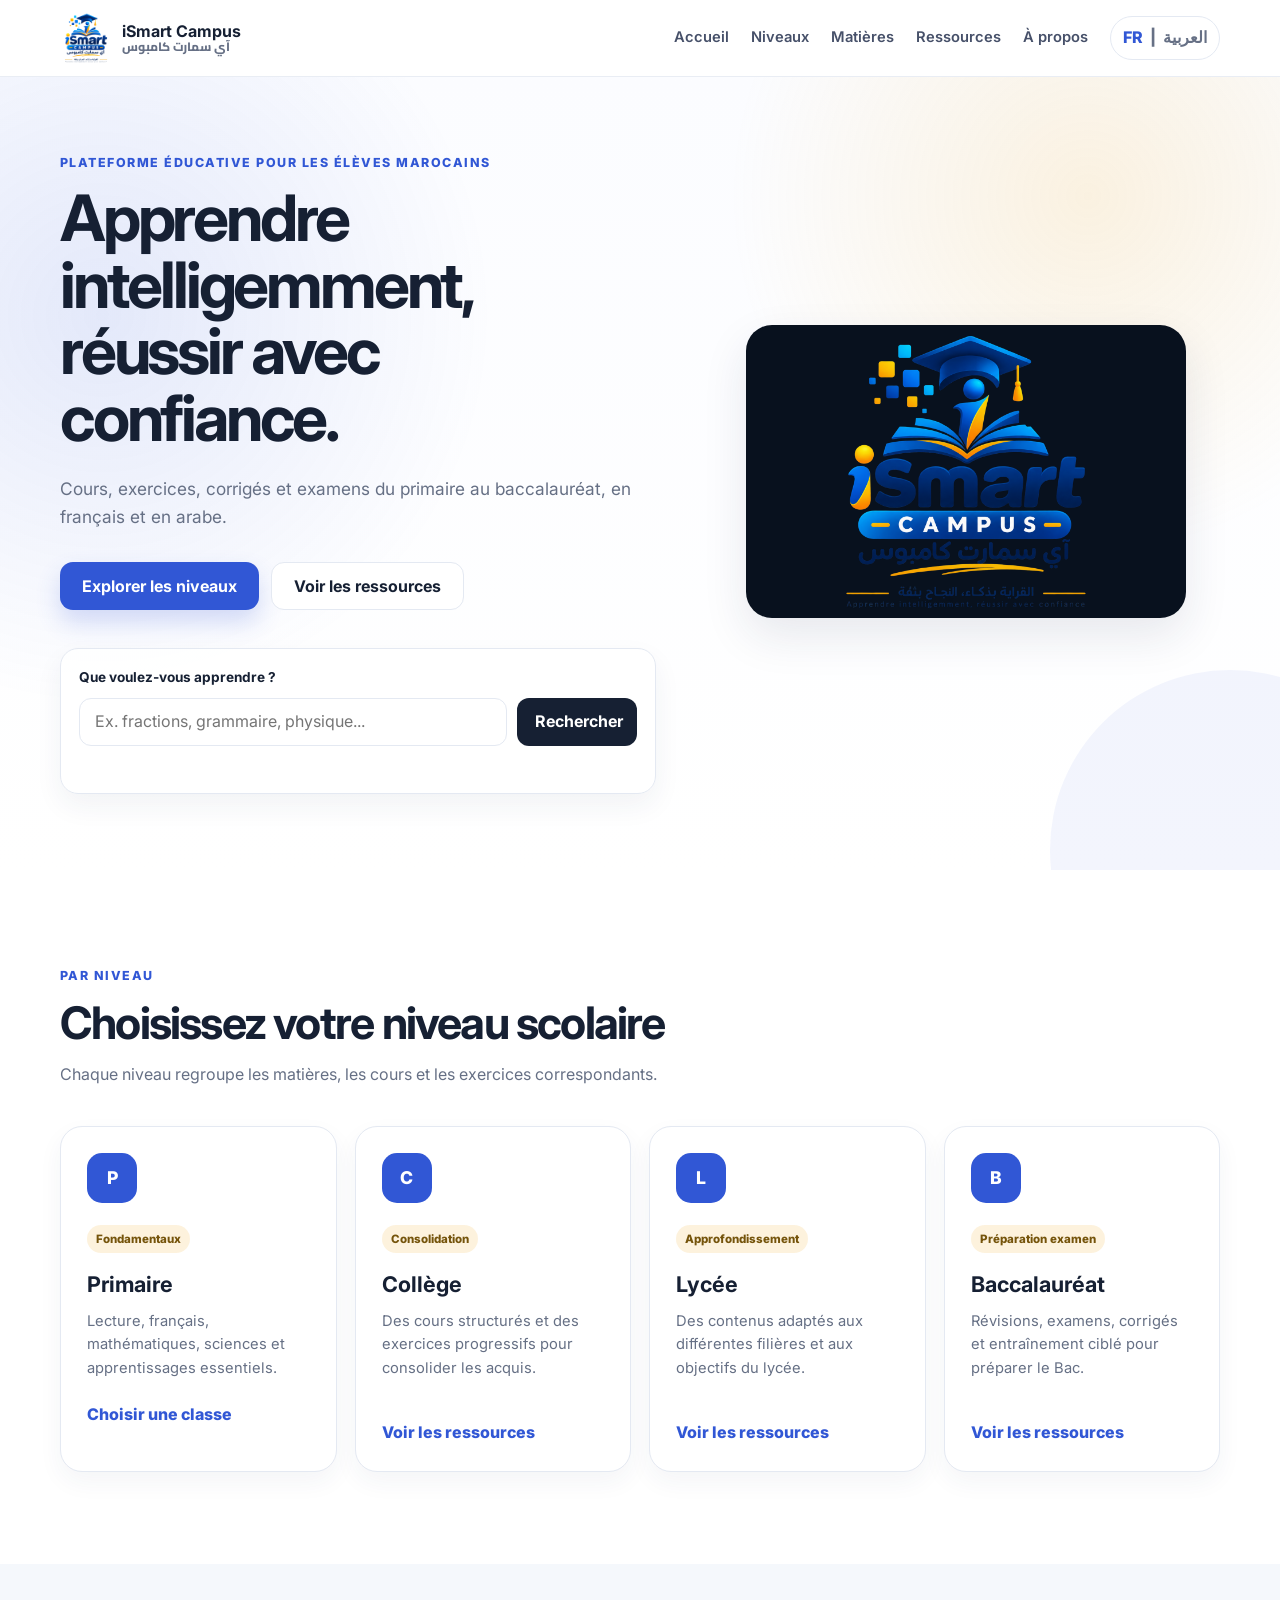
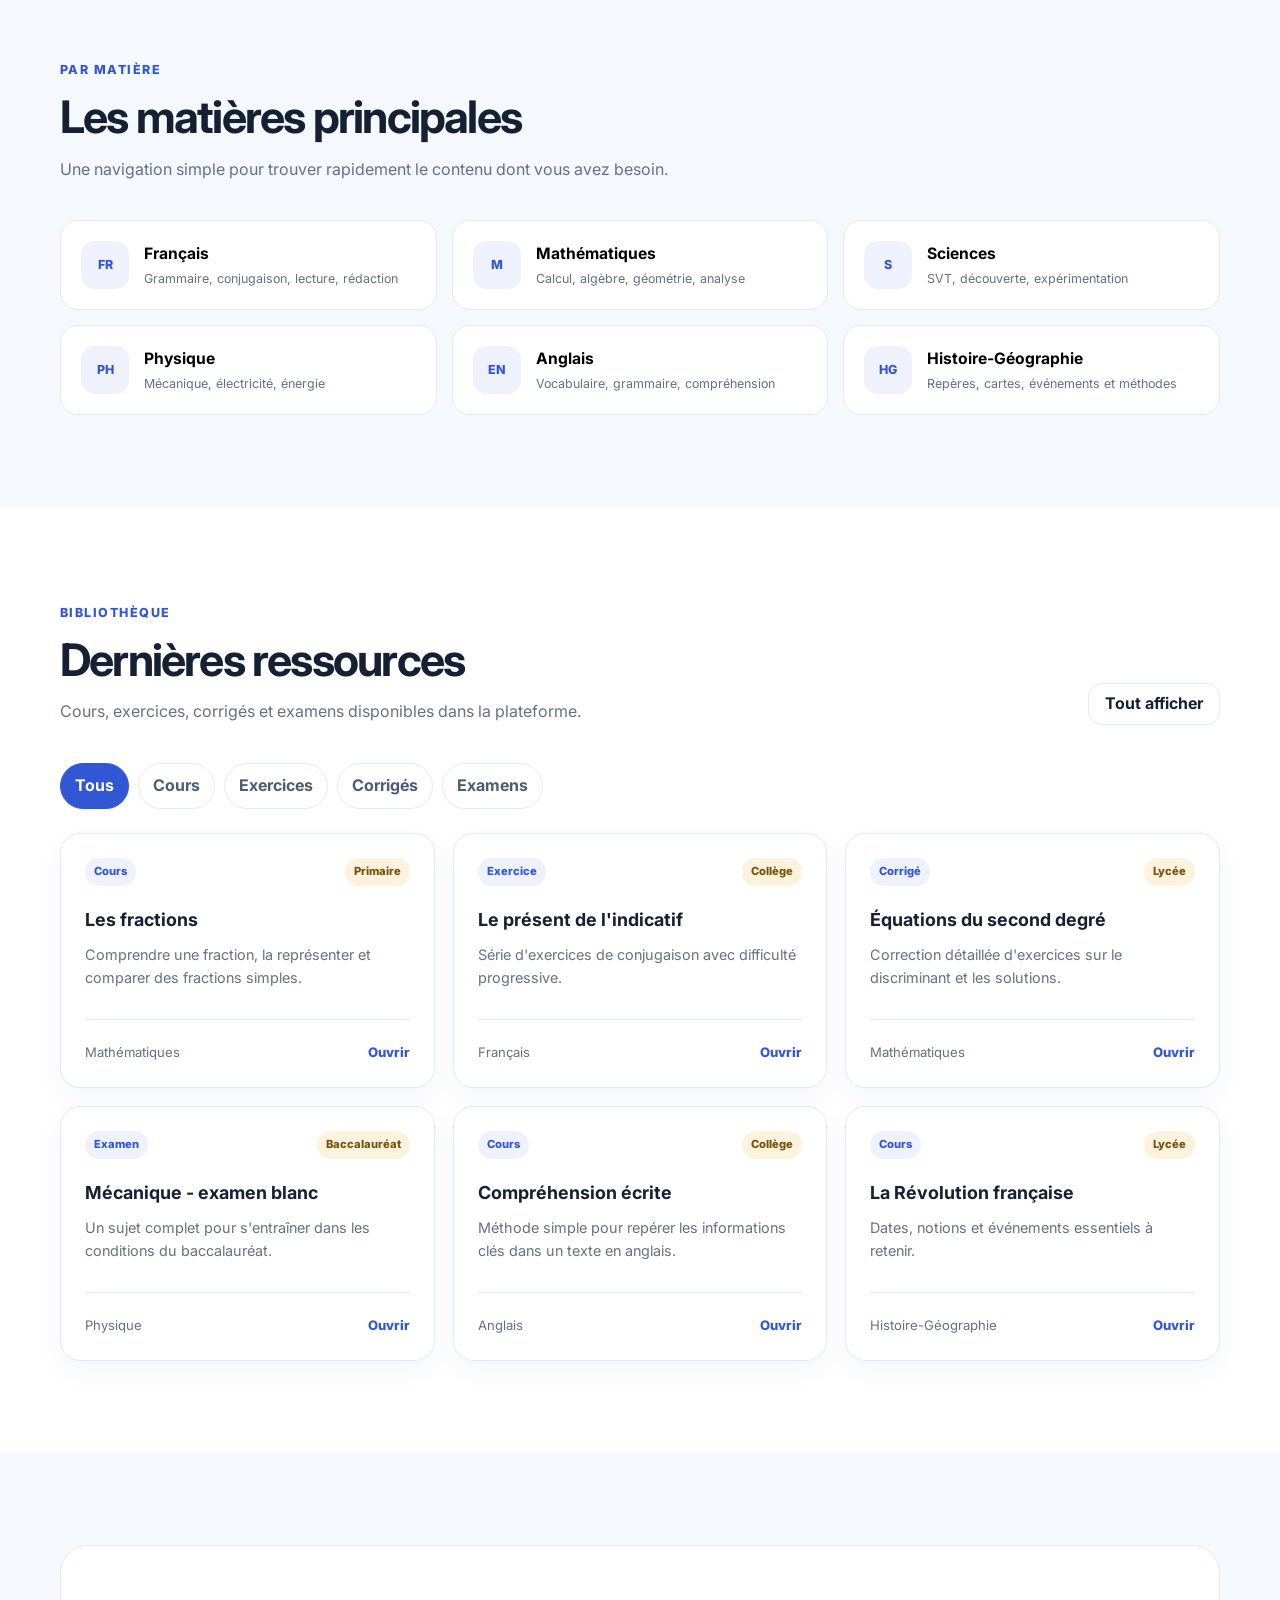
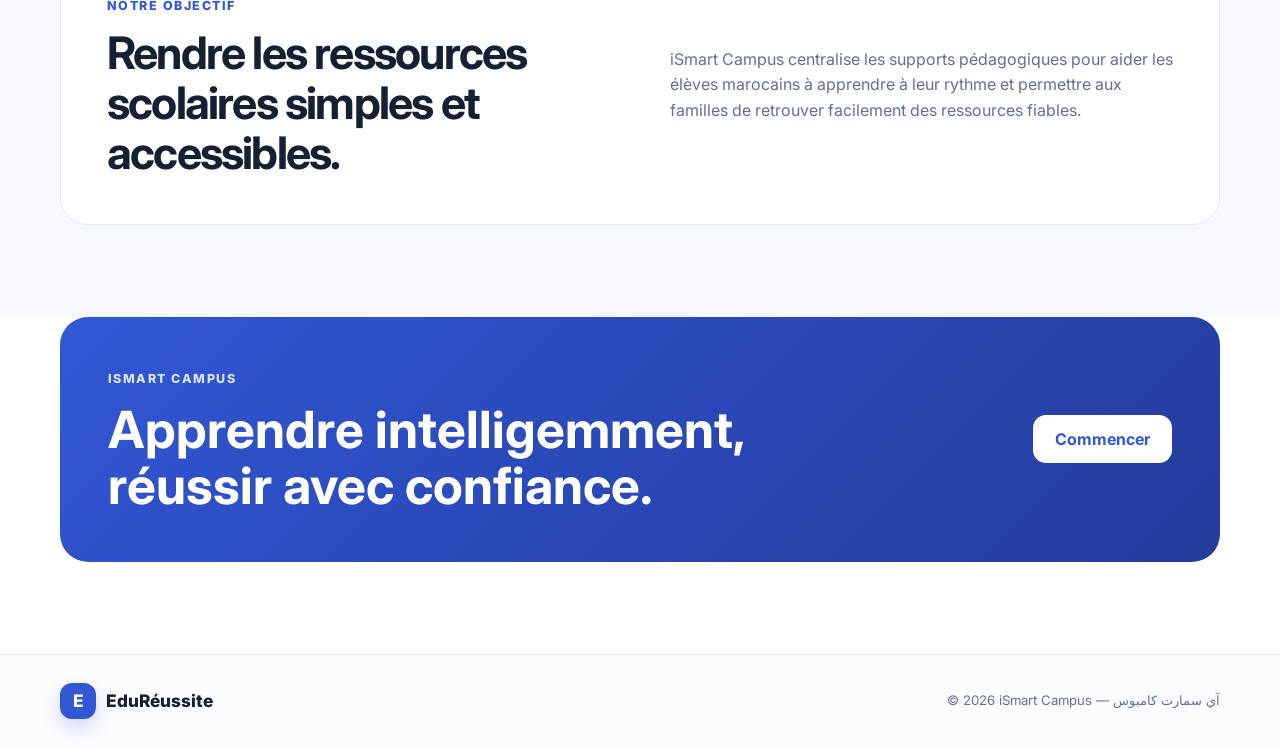
<file: index.html>
<!DOCTYPE html>
<html lang="fr" dir="ltr">
<head>
  <meta charset="UTF-8">
  <meta name="viewport" content="width=device-width, initial-scale=1.0">
  <meta name="description" content="Plateforme éducative gratuite : cours, exercices, corrigés et examens du primaire au baccalauréat.">
  <title>iSmart Campus | آي سمارت كامبوس</title>
  <link rel="preconnect" href="https://fonts.googleapis.com">
  <link rel="preconnect" href="https://fonts.gstatic.com" crossorigin>
  <link href="https://fonts.googleapis.com/css2?family=Cairo:wght@400;500;600;700;800&family=Inter:wght@400;500;600;700;800&display=swap" rel="stylesheet">
  <link rel="stylesheet" href="style.css?v=20260817-14">
</head>
<body>
  <header class="site-header">
    <div class="container nav-wrap">
      <a class="brand" href="#accueil" aria-label="Accueil iSmart Campus">
        <img src="logo-ismart-campus.png" alt="Logo iSmart Campus">
        <div class="brand-text">
          <strong>iSmart Campus</strong>
          <span>آي سمارت كامبوس</span>
        </div>
      </a>

      <nav class="main-nav" id="mainNav">
        <a href="#accueil" data-fr="Accueil" data-ar="الرئيسية">Accueil</a>
        <a href="#niveaux" data-fr="Niveaux" data-ar="المستويات">Niveaux</a>
        <a href="#matieres" data-fr="Matières" data-ar="المواد">Matières</a>
        <a href="#ressources" data-fr="Ressources" data-ar="الموارد">Ressources</a>
        <a href="#apropos" data-fr="À propos" data-ar="من نحن">À propos</a>
      </nav>

      <div class="header-actions">
        <button class="lang-switch" id="langSwitch" type="button" aria-label="Changer la langue">
          <span class="lang-fr active">FR</span>
          <span>|</span>
          <span class="lang-ar">العربية</span>
        </button>

        <button class="menu-toggle" id="menuToggle" aria-label="Ouvrir le menu" aria-expanded="false">
          <span></span>
          <span></span>
          <span></span>
        </button>
      </div>
    </div>
  </header>

  <main>
    <section class="hero" id="accueil">
      <div class="container hero-grid">
        <div class="hero-content">
          <span class="eyebrow" data-fr="Plateforme éducative pour les élèves marocains" data-ar="منصة تعليمية للتلاميذ المغاربة">Plateforme éducative pour les élèves marocains</span>
          <h1 data-fr="Apprendre intelligemment, réussir avec confiance." data-ar="القراية بذكاء، النجاح بثقة">Apprendre intelligemment, réussir avec confiance.</h1>
          <p data-fr="Cours, exercices, corrigés et examens du primaire au baccalauréat, en français et en arabe." data-ar="دروس، تمارين، تصحيحات وامتحانات من الابتدائي حتى البكالوريا، بالفرنسية والعربية.">
            Cours, exercices, corrigés et examens du primaire au baccalauréat, en français et en arabe.
          </p>

          <div class="hero-actions">
            <a class="btn btn-primary" href="#niveaux" data-fr="Explorer les niveaux" data-ar="استكشف المستويات">Explorer les niveaux</a>
            <a class="btn btn-secondary" href="#ressources" data-fr="Voir les ressources" data-ar="شوف الموارد">Voir les ressources</a>
          </div>

          <div class="search-box">
            <label for="globalSearch" data-fr="Que voulez-vous apprendre ?" data-ar="شنو بغيتي تقرا؟">Que voulez-vous apprendre ?</label>
            <div class="search-row">
              <input id="globalSearch" type="search" placeholder="Ex. fractions, grammaire, physique..." data-placeholder-fr="Ex. fractions, grammaire, physique..." data-placeholder-ar="مثال: الكسور، القواعد، الفيزياء...">
              <button id="searchButton" type="button" data-fr="Rechercher" data-ar="بحث">Rechercher</button>
            </div>
            <p class="search-message" id="searchMessage" aria-live="polite"></p>
          </div>
        </div>

        <div class="hero-panel">
          <div class="brand-visual">
            <img src="logo-ismart-campus.png" alt="iSmart Campus">
          </div>
        </div>
      </div>
    </section>

    <section class="section" id="niveaux">
      <div class="container">
        <div class="section-heading">
          <span class="eyebrow" data-fr="Par niveau" data-ar="حسب المستوى">Par niveau</span>
          <h2 data-fr="Choisissez votre niveau scolaire" data-ar="اختار المستوى الدراسي الخاص بك">Choisissez votre niveau scolaire</h2>
          <p data-fr="Chaque niveau regroupe les matières, les cours et les exercices correspondants." data-ar="كل مستوى كيجمع المواد والدروس والتمارين المناسبة ليه.">Chaque niveau regroupe les matières, les cours et les exercices correspondants.</p>
        </div>

        <div class="level-grid">
          <article class="level-card" id="primaire">
            <div class="level-icon">P</div>
            <span class="level-tag" data-fr="Fondamentaux" data-ar="الأساسيات">Fondamentaux</span>
            <h3 data-fr="Primaire" data-ar="الابتدائي">Primaire</h3>
            <p data-fr="Lecture, français, mathématiques, sciences et apprentissages essentiels." data-ar="القراءة، الفرنسية، الرياضيات، العلوم والتعلمات الأساسية.">Lecture, français, mathématiques, sciences et apprentissages essentiels.</p>
            <a class="link-button" href="primaire.html" data-fr="Choisir une classe" data-ar="اختار المستوى">Choisir une classe</a>
          </article>

          <article class="level-card" id="college">
            <div class="level-icon">C</div>
            <span class="level-tag" data-fr="Consolidation" data-ar="تقوية المكتسبات">Consolidation</span>
            <h3 data-fr="Collège" data-ar="الإعدادي">Collège</h3>
            <p data-fr="Des cours structurés et des exercices progressifs pour consolider les acquis." data-ar="دروس منظمة وتمارين تدريجية باش تقوي المكتسبات الخاص بك.">Des cours structurés et des exercices progressifs pour consolider les acquis.</p>
            <button class="link-button resource-filter" data-level="Collège" data-fr="Voir les ressources" data-ar="شوف الموارد">Voir les ressources</button>
          </article>

          <article class="level-card" id="lycee">
            <div class="level-icon">L</div>
            <span class="level-tag" data-fr="Approfondissement" data-ar="التعمق">Approfondissement</span>
            <h3 data-fr="Lycée" data-ar="الثانوي التأهيلي">Lycée</h3>
            <p data-fr="Des contenus adaptés aux différentes filières et aux objectifs du lycée." data-ar="محتويات مناسبة لمختلف المسالك والأهداف ديال الثانوي التأهيلي.">Des contenus adaptés aux différentes filières et aux objectifs du lycée.</p>
            <button class="link-button resource-filter" data-level="Lycée" data-fr="Voir les ressources" data-ar="شوف الموارد">Voir les ressources</button>
          </article>

          <article class="level-card" id="bac">
            <div class="level-icon">B</div>
            <span class="level-tag" data-fr="Préparation examen" data-ar="التحضير للامتحان">Préparation examen</span>
            <h3 data-fr="Baccalauréat" data-ar="البكالوريا">Baccalauréat</h3>
            <p data-fr="Révisions, examens, corrigés et entraînement ciblé pour préparer le Bac." data-ar="مراجعة، امتحانات، تصحيحات وتدريب مركز للتحضير للبكالوريا.">Révisions, examens, corrigés et entraînement ciblé pour préparer le Bac.</p>
            <button class="link-button resource-filter" data-level="Baccalauréat" data-fr="Voir les ressources" data-ar="شوف الموارد">Voir les ressources</button>
          </article>
        </div>
      </div>
    </section>

    <section class="section section-soft" id="matieres">
      <div class="container">
        <div class="section-heading">
          <span class="eyebrow" data-fr="Par matière" data-ar="حسب المادة">Par matière</span>
          <h2 data-fr="Les matières principales" data-ar="المواد الرئيسية">Les matières principales</h2>
          <p data-fr="Une navigation simple pour trouver rapidement le contenu dont vous avez besoin." data-ar="تنقل بسيط باش تلقى بسرعة المحتوى اللي محتاج.">Une navigation simple pour trouver rapidement le contenu dont vous avez besoin.</p>
        </div>

        <div class="subject-grid">
          <button class="subject-card subject-filter" data-subject="Français">
            <span class="subject-icon">FR</span>
            <span>
              <strong data-fr="Français" data-ar="اللغة الفرنسية">Français</strong>
              <small data-fr="Grammaire, conjugaison, lecture, rédaction" data-ar="القواعد، التصريف، القراءة والتعبير الكتابي">Grammaire, conjugaison, lecture, rédaction</small>
            </span>
          </button>

          <button class="subject-card subject-filter" data-subject="Mathématiques">
            <span class="subject-icon">M</span>
            <span>
              <strong data-fr="Mathématiques" data-ar="الرياضيات">Mathématiques</strong>
              <small data-fr="Calcul, algèbre, géométrie, analyse" data-ar="الحساب، الجبر، الهندسة والتحليل">Calcul, algèbre, géométrie, analyse</small>
            </span>
          </button>

          <button class="subject-card subject-filter" data-subject="Sciences">
            <span class="subject-icon">S</span>
            <span>
              <strong data-fr="Sciences" data-ar="العلوم">Sciences</strong>
              <small data-fr="SVT, découverte, expérimentation" data-ar="علوم الحياة والأرض، الاكتشاف والتجارب">SVT, découverte, expérimentation</small>
            </span>
          </button>

          <button class="subject-card subject-filter" data-subject="Physique">
            <span class="subject-icon">PH</span>
            <span>
              <strong data-fr="Physique" data-ar="الفيزياء">Physique</strong>
              <small data-fr="Mécanique, électricité, énergie" data-ar="الميكانيك، الكهرباء والطاقة">Mécanique, électricité, énergie</small>
            </span>
          </button>

          <button class="subject-card subject-filter" data-subject="Anglais">
            <span class="subject-icon">EN</span>
            <span>
              <strong data-fr="Anglais" data-ar="اللغة الإنجليزية">Anglais</strong>
              <small data-fr="Vocabulaire, grammaire, compréhension" data-ar="المفردات، القواعد والفهم">Vocabulaire, grammaire, compréhension</small>
            </span>
          </button>

          <button class="subject-card subject-filter" data-subject="Histoire-Géographie">
            <span class="subject-icon">HG</span>
            <span>
              <strong data-fr="Histoire-Géographie" data-ar="التاريخ والجغرافيا">Histoire-Géographie</strong>
              <small data-fr="Repères, cartes, événements et méthodes" data-ar="المعالم، الخرائط، الأحداث والمنهجية">Repères, cartes, événements et méthodes</small>
            </span>
          </button>
        </div>
      </div>
    </section>

    <section class="section" id="ressources">
      <div class="container">
        <div class="section-heading resource-heading">
          <div>
            <span class="eyebrow" data-fr="Bibliothèque" data-ar="المكتبة">Bibliothèque</span>
            <h2 data-fr="Dernières ressources" data-ar="آخر الموارد">Dernières ressources</h2>
            <p id="resourceSubtitle" data-fr="Cours, exercices, corrigés et examens disponibles dans la plateforme." data-ar="دروس، تمارين، تصحيحات وامتحانات متوفرة فالمنصة.">Cours, exercices, corrigés et examens disponibles dans la plateforme.</p>
          </div>
          <button class="btn btn-small btn-secondary" id="resetFilters" data-fr="Tout afficher" data-ar="عرض الكل">Tout afficher</button>
        </div>

        <div class="filter-row">
          <button class="filter-chip active" data-type="Tous" data-fr="Tous" data-ar="الكل">Tous</button>
          <button class="filter-chip" data-type="Cours" data-fr="Cours" data-ar="الدروس">Cours</button>
          <button class="filter-chip" data-type="Exercice" data-fr="Exercices" data-ar="التمارين">Exercices</button>
          <button class="filter-chip" data-type="Corrigé" data-fr="Corrigés" data-ar="التصحيحات">Corrigés</button>
          <button class="filter-chip" data-type="Examen" data-fr="Examens" data-ar="الامتحانات">Examens</button>
        </div>

        <div class="resource-grid" id="resourceGrid">
          <article class="resource-card" data-title="Les fractions" data-level="Primaire" data-subject="Mathématiques" data-type="Cours">
            <div class="resource-top">
              <span class="resource-type" data-fr="Cours" data-ar="درس">Cours</span>
              <span class="resource-level" data-fr="Primaire" data-ar="الابتدائي">Primaire</span>
            </div>
            <h3 data-fr="Les fractions" data-ar="الكسور">Les fractions</h3>
            <p data-fr="Comprendre une fraction, la représenter et comparer des fractions simples." data-ar="فهم الكسر، تمثيله ومقارنة الكسور البسيطة.">Comprendre une fraction, la représenter et comparer des fractions simples.</p>
            <div class="resource-meta">
              <span data-fr="Mathématiques" data-ar="الرياضيات">Mathématiques</span>
              <a href="ressource.html?niveau=4AP&matiere=M&type=cours" aria-label="Ouvrir le cours Les fractions" data-fr="Ouvrir" data-ar="فتح">Ouvrir</a>
            </div>
          </article>

          <article class="resource-card" data-title="Le présent de l'indicatif" data-level="Collège" data-subject="Français" data-type="Exercice">
            <div class="resource-top">
              <span class="resource-type" data-fr="Exercice" data-ar="تمرين">Exercice</span>
              <span class="resource-level" data-fr="Collège" data-ar="الإعدادي">Collège</span>
            </div>
            <h3 data-fr="Le présent de l'indicatif" data-ar="المضارع في اللغة الفرنسية">Le présent de l'indicatif</h3>
            <p data-fr="Série d'exercices de conjugaison avec difficulté progressive." data-ar="سلسلة تمارين في التصريف بصعوبة تدريجية.">Série d'exercices de conjugaison avec difficulté progressive.</p>
            <div class="resource-meta">
              <span data-fr="Français" data-ar="اللغة الفرنسية">Français</span>
              <a href="ressource.html?niveau=6AP&matiere=FR&type=exercices" aria-label="Ouvrir l'exercice Le présent de l'indicatif" data-fr="Ouvrir" data-ar="فتح">Ouvrir</a>
            </div>
          </article>

          <article class="resource-card" data-title="Équations du second degré" data-level="Lycée" data-subject="Mathématiques" data-type="Corrigé">
            <div class="resource-top">
              <span class="resource-type" data-fr="Corrigé" data-ar="تصحيح">Corrigé</span>
              <span class="resource-level" data-fr="Lycée" data-ar="الثانوي التأهيلي">Lycée</span>
            </div>
            <h3 data-fr="Équations du second degré" data-ar="معادلات الدرجة الثانية">Équations du second degré</h3>
            <p data-fr="Correction détaillée d'exercices sur le discriminant et les solutions." data-ar="تصحيح مفصل لتمارين المميز والحلول.">Correction détaillée d'exercices sur le discriminant et les solutions.</p>
            <div class="resource-meta">
              <span data-fr="Mathématiques" data-ar="الرياضيات">Mathématiques</span>
              <a href="ressource.html?niveau=6AP&matiere=M&type=corriges" aria-label="Ouvrir un corrigé de mathématiques" data-fr="Ouvrir" data-ar="فتح">Ouvrir</a>
            </div>
          </article>

          <article class="resource-card" data-title="Mécanique - examen blanc" data-level="Baccalauréat" data-subject="Physique" data-type="Examen">
            <div class="resource-top">
              <span class="resource-type" data-fr="Examen" data-ar="امتحان">Examen</span>
              <span class="resource-level" data-fr="Baccalauréat" data-ar="البكالوريا">Baccalauréat</span>
            </div>
            <h3 data-fr="Mécanique - examen blanc" data-ar="الميكانيك - امتحان تجريبي">Mécanique - examen blanc</h3>
            <p data-fr="Un sujet complet pour s'entraîner dans les conditions du baccalauréat." data-ar="موضوع كامل للتدرب فظروف امتحان البكالوريا.">Un sujet complet pour s'entraîner dans les conditions du baccalauréat.</p>
            <div class="resource-meta">
              <span data-fr="Physique" data-ar="الفيزياء">Physique</span>
              <a href="ressource.html?niveau=6AP&matiere=SC&type=evaluations" aria-label="Ouvrir une évaluation scientifique" data-fr="Ouvrir" data-ar="فتح">Ouvrir</a>
            </div>
          </article>

          <article class="resource-card" data-title="Compréhension écrite" data-level="Collège" data-subject="Anglais" data-type="Cours">
            <div class="resource-top">
              <span class="resource-type" data-fr="Cours" data-ar="درس">Cours</span>
              <span class="resource-level" data-fr="Collège" data-ar="الإعدادي">Collège</span>
            </div>
            <h3 data-fr="Compréhension écrite" data-ar="الفهم الكتابي">Compréhension écrite</h3>
            <p data-fr="Méthode simple pour repérer les informations clés dans un texte en anglais." data-ar="طريقة بسيطة باش تحدد المعلومات الأساسية فالنص الإنجليزي.">Méthode simple pour repérer les informations clés dans un texte en anglais.</p>
            <div class="resource-meta">
              <span data-fr="Anglais" data-ar="اللغة الإنجليزية">Anglais</span>
              <a href="ressource.html?niveau=6AP&matiere=FR&type=cours" aria-label="Ouvrir un cours de langue" data-fr="Ouvrir" data-ar="فتح">Ouvrir</a>
            </div>
          </article>

          <article class="resource-card" data-title="La Révolution française" data-level="Lycée" data-subject="Histoire-Géographie" data-type="Cours">
            <div class="resource-top">
              <span class="resource-type" data-fr="Cours" data-ar="درس">Cours</span>
              <span class="resource-level" data-fr="Lycée" data-ar="الثانوي التأهيلي">Lycée</span>
            </div>
            <h3 data-fr="La Révolution française" data-ar="الثورة الفرنسية">La Révolution française</h3>
            <p data-fr="Dates, notions et événements essentiels à retenir." data-ar="أهم التواريخ والمفاهيم والأحداث اللي خاص تعرف.">Dates, notions et événements essentiels à retenir.</p>
            <div class="resource-meta">
              <span data-fr="Histoire-Géographie" data-ar="التاريخ والجغرافيا">Histoire-Géographie</span>
              <a href="ressource.html?niveau=6AP&matiere=SS&type=cours" aria-label="Ouvrir un cours d’études sociales" data-fr="Ouvrir" data-ar="فتح">Ouvrir</a>
            </div>
          </article>
        </div>

        <div class="empty-state" id="emptyState">
          <strong data-fr="Aucun résultat" data-ar="ما كاين حتى نتيجة">Aucun résultat</strong>
          <p data-fr="Essayez un autre mot-clé ou réinitialisez les filtres." data-ar="جرب كلمة أخرى أو رجع الفلاتر للبداية.">Essayez un autre mot-clé ou réinitialisez les filtres.</p>
        </div>
      </div>
    </section>

    <section class="section section-soft" id="apropos">
      <div class="container">
        <div class="about-card">
          <div>
            <span class="eyebrow" data-fr="Notre objectif" data-ar="الهدف ديالنا">Notre objectif</span>
            <h2 data-fr="Rendre les ressources scolaires simples et accessibles." data-ar="نخليو الموارد الدراسية بسيطة ومتاحة للجميع.">Rendre les ressources scolaires simples et accessibles.</h2>
          </div>
          <p data-fr="iSmart Campus centralise les supports pédagogiques pour aider les élèves marocains à apprendre à leur rythme et permettre aux familles de retrouver facilement des ressources fiables." data-ar="آي سمارت كامبوس كيجمع الموارد التعليمية باش يعاون التلاميذ المغاربة يقراو بالوتيرة ديالهم، ويسهل على العائلات تلقى موارد موثوقة.">
            iSmart Campus centralise les supports pédagogiques pour aider les élèves marocains à apprendre à leur rythme et permettre aux familles de retrouver facilement des ressources fiables.
          </p>
        </div>
      </div>
    </section>

    <section class="cta-section">
      <div class="container">
        <div class="cta-card">
          <div>
            <span class="eyebrow eyebrow-light" data-fr="iSmart Campus" data-ar="آي سمارت كامبوس">iSmart Campus</span>
            <h2 data-fr="Apprendre intelligemment, réussir avec confiance." data-ar="القراية بذكاء، النجاح بثقة">Apprendre intelligemment, réussir avec confiance.</h2>
          </div>
          <a class="btn btn-white" href="#niveaux" data-fr="Commencer" data-ar="بدا دابا">Commencer</a>
        </div>
      </div>
    </section>
  </main>

  <footer class="site-footer">
    <div class="container footer-wrap">
      <a class="logo footer-logo" href="#accueil">
        <span class="logo-mark">E</span>
        <span>EduRéussite</span>
      </a>
      <p>© <span id="currentYear"></span> iSmart Campus — آي سمارت كامبوس</p>
    </div>
  </footer>

  <script src="script.js?v=20260817-14"></script>
</body>
</html>
</file>
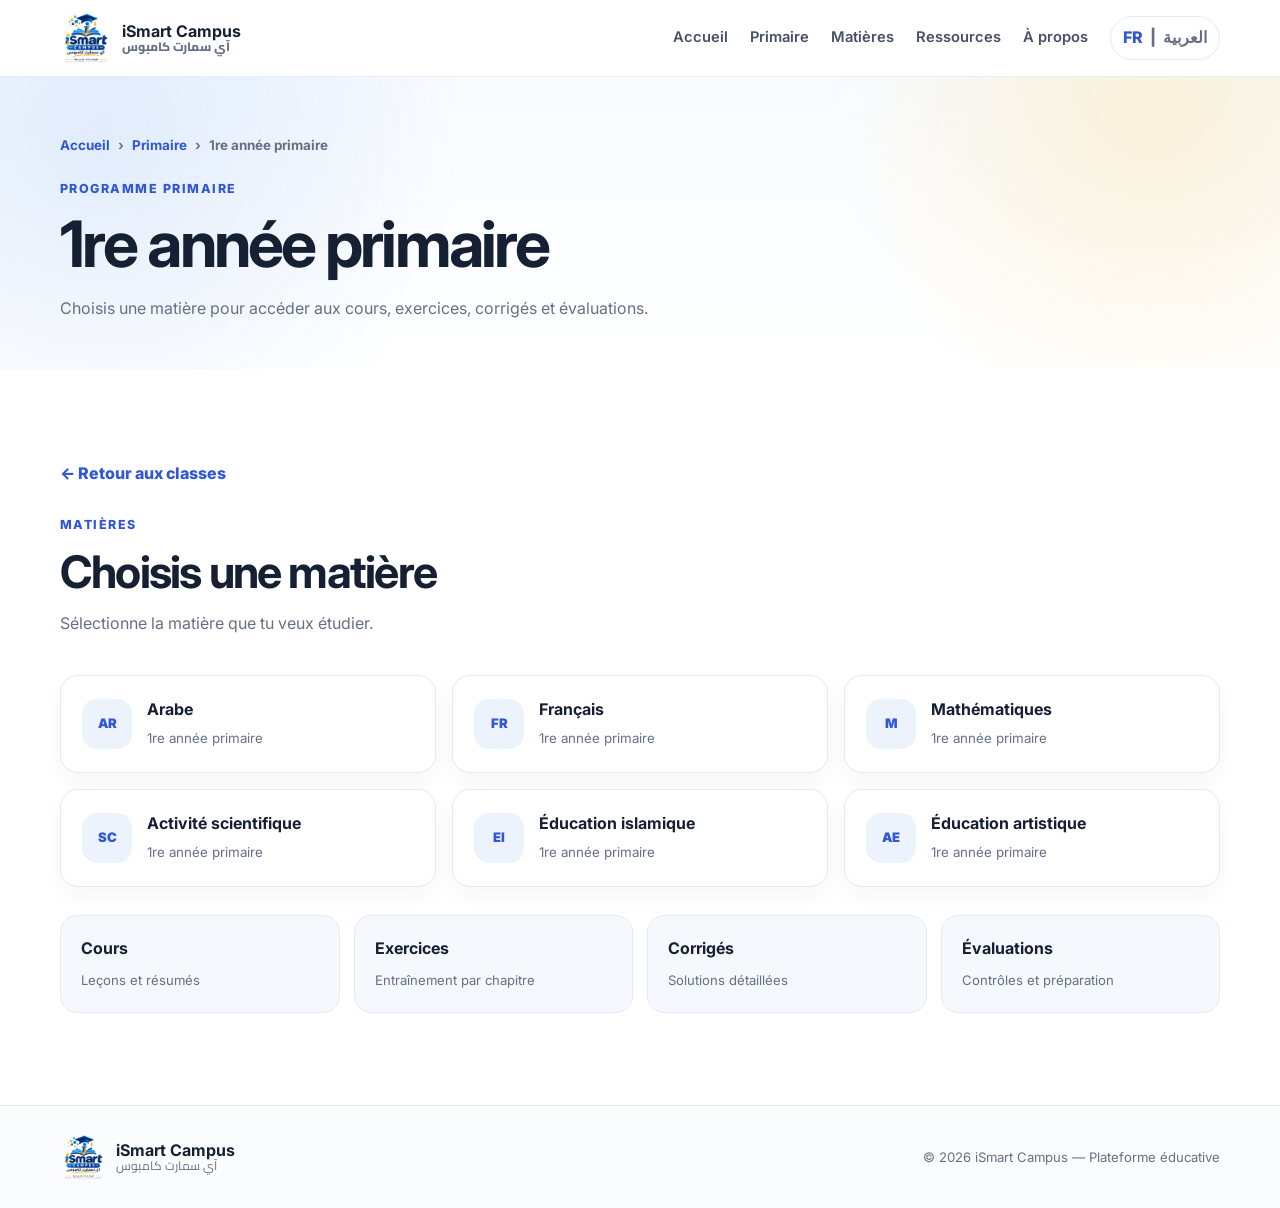
<file: classe.html>
<!DOCTYPE html>
<html lang="fr" dir="ltr">
<head>
  <meta charset="UTF-8">
  <meta name="viewport" content="width=device-width, initial-scale=1.0">
  <meta name="description" content="iSmart Campus - Matières du primaire marocain.">
  <title>Classe | iSmart Campus</title>
  <link rel="preconnect" href="https://fonts.googleapis.com">
  <link rel="preconnect" href="https://fonts.gstatic.com" crossorigin>
  <link href="https://fonts.googleapis.com/css2?family=Cairo:wght@400;500;600;700;800&family=Inter:wght@400;500;600;700;800&display=swap" rel="stylesheet">
  <link rel="stylesheet" href="style.css?v=20260817-14">
</head>
<body>
  <header class="site-header">
  <div class="container nav-wrap">
    <a class="brand" href="index.html" aria-label="Accueil iSmart Campus">
      <img src="logo-ismart-campus.png" alt="Logo iSmart Campus">
      <div class="brand-text">
        <strong>iSmart Campus</strong>
        <span>آي سمارت كامبوس</span>
      </div>
    </a>

    <nav class="main-nav" id="mainNav">
      <a href="index.html" data-fr="Accueil" data-ar="الرئيسية">Accueil</a>
      <a href="primaire.html" data-fr="Primaire" data-ar="الابتدائي">Primaire</a>
      <a href="index.html#matieres" data-fr="Matières" data-ar="المواد">Matières</a>
      <a href="index.html#ressources" data-fr="Ressources" data-ar="الموارد">Ressources</a>
      <a href="index.html#apropos" data-fr="À propos" data-ar="من نحن">À propos</a>
    </nav>

    <div class="header-actions">
      <button class="lang-switch" id="langSwitch" type="button" aria-label="Changer la langue">
        <span class="lang-fr active">FR</span>
        <span>|</span>
        <span class="lang-ar">العربية</span>
      </button>

      <button class="menu-toggle" id="menuToggle" aria-label="Ouvrir le menu" aria-expanded="false">
        <span></span><span></span><span></span>
      </button>
    </div>
  </div>
</header>

  <main>
    <section class="inner-hero">
      <div class="container">
        <div class="breadcrumbs">
          <a href="index.html" data-fr="Accueil" data-ar="الرئيسية">Accueil</a><span>›</span>
          <a href="primaire.html" data-fr="Primaire" data-ar="الابتدائي">Primaire</a><span>›</span>
          <span id="breadcrumbLevel">Classe</span>
        </div>
        <span class="eyebrow" data-fr="Programme primaire" data-ar="برنامج الابتدائي">Programme primaire</span>
        <h1 id="classTitle">Classe</h1>
        <p id="classIntro"></p>
      </div>
    </section>

    <section class="section">
      <div class="container">
        <div class="back-row">
          <a class="back-link" href="primaire.html" data-fr="← Retour aux classes" data-ar="الرجوع للمستويات →">← Retour aux classes</a>
        </div>

        <div class="section-heading">
          <span class="eyebrow" data-fr="Matières" data-ar="المواد">Matières</span>
          <h2 data-fr="Choisis une matière" data-ar="اختر المادة">Choisis une matière</h2>
          <p data-fr="Sélectionne la matière que tu veux étudier." data-ar="اختر المادة اللي بغيتي تقرا.">Sélectionne la matière que tu veux étudier.</p>
        </div>

        <div class="subjects-page-grid" id="subjectsGrid"></div>

        <div class="content-types">
          <div class="content-type-card">
            <strong data-fr="Cours" data-ar="الدروس">Cours</strong>
            <span data-fr="Leçons et résumés" data-ar="الدروس والملخصات">Leçons et résumés</span>
          </div>
          <div class="content-type-card">
            <strong data-fr="Exercices" data-ar="التمارين">Exercices</strong>
            <span data-fr="Entraînement par chapitre" data-ar="تمارين حسب الدرس">Entraînement par chapitre</span>
          </div>
          <div class="content-type-card">
            <strong data-fr="Corrigés" data-ar="التصحيحات">Corrigés</strong>
            <span data-fr="Solutions détaillées" data-ar="الحلول والتصحيحات">Solutions détaillées</span>
          </div>
          <div class="content-type-card">
            <strong data-fr="Évaluations" data-ar="الفروض">Évaluations</strong>
            <span data-fr="Contrôles et préparation" data-ar="الفروض والاستعداد">Contrôles et préparation</span>
          </div>
        </div>
      </div>
    </section>
  </main>

  <footer class="site-footer">
  <div class="container footer-wrap">
    <a class="footer-brand" href="index.html">
      <img src="logo-ismart-campus.png" alt="iSmart Campus">
      <div>
        <strong>iSmart Campus</strong>
        <span>آي سمارت كامبوس</span>
      </div>
    </a>
    <p data-fr="© 2026 iSmart Campus — Plateforme éducative" data-ar="© 2026 آي سمارت كامبوس — منصة تعليمية">© 2026 iSmart Campus — Plateforme éducative</p>
  </div>
</footer>

  <script src="script.js?v=20260817-14"></script>
  <script src="primary-data.js?v=20260817-14"></script>
  <script>
    const primarySubjects = window.ISMART_PRIMARY_DATA;
    const names = window.ISMART_LEVEL_NAMES;
    const params = new URLSearchParams(window.location.search);
    const level = primarySubjects[params.get("niveau")] ? params.get("niveau") : "1AP";

    function renderClassPage() {
      const isAr = document.documentElement.lang === "ar";
      const levelName = names[level][isAr ? 1 : 0];
      document.title = levelName + " | iSmart Campus";
      document.getElementById("breadcrumbLevel").textContent = levelName;
      document.getElementById("classTitle").textContent = levelName;
      document.getElementById("classIntro").textContent = isAr
        ? "اختر المادة باش توصل للدروس والتمارين والتصحيحات والفروض."
        : "Choisis une matière pour accéder aux cours, exercices, corrigés et évaluations.";

      document.getElementById("subjectsGrid").innerHTML = primarySubjects[level].map(s => {
        const label = isAr ? s[2] : s[1];
        return `
          <a class="subject-page-card" href="matiere.html?niveau=${encodeURIComponent(level)}&matiere=${encodeURIComponent(s[0])}">
            <span class="subject-page-icon">${s[0]}</span>
            <span>
              <strong>${label}</strong>
              <small>${levelName}</small>
            </span>
          </a>`;
      }).join("");
    }

    renderClassPage();
    window.addEventListener("ismart-language-changed", renderClassPage);
  </script>
</body>
</html>
</file>
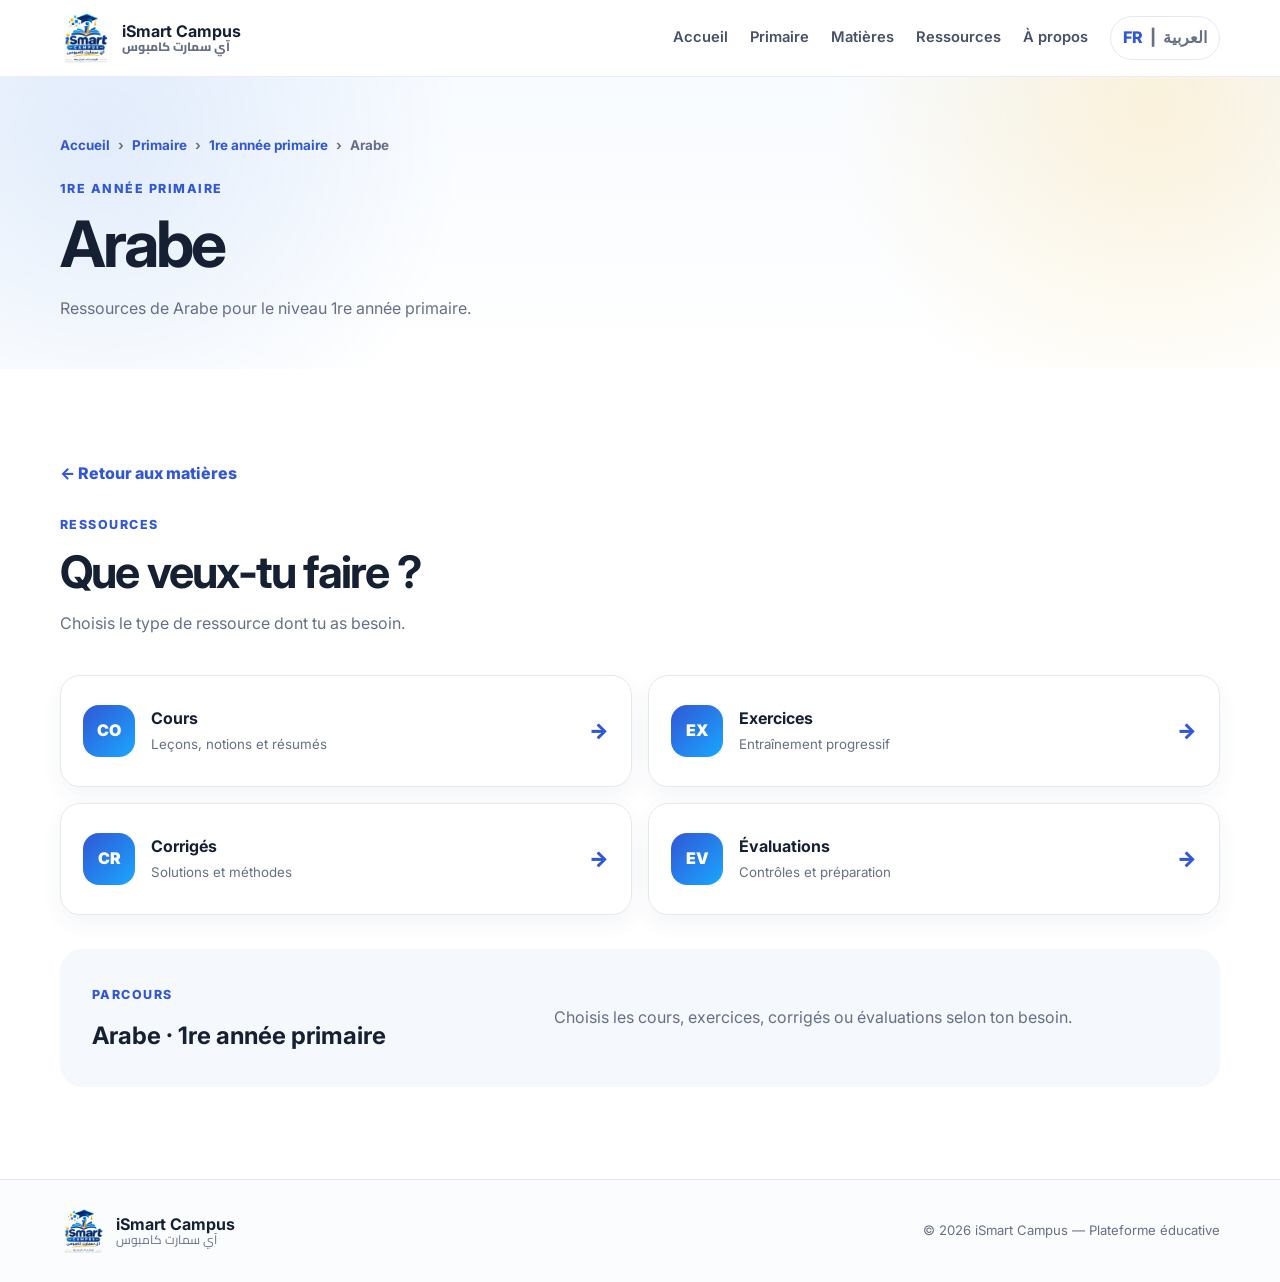
<file: matiere.html>
<!DOCTYPE html>
<html lang="fr" dir="ltr">
<head>
  <meta charset="UTF-8">
  <meta name="viewport" content="width=device-width, initial-scale=1.0">
  <meta name="description" content="iSmart Campus - Matière du primaire marocain.">
  <title>Matière | iSmart Campus</title>
  <link rel="preconnect" href="https://fonts.googleapis.com">
  <link rel="preconnect" href="https://fonts.gstatic.com" crossorigin>
  <link href="https://fonts.googleapis.com/css2?family=Cairo:wght@400;500;600;700;800&family=Inter:wght@400;500;600;700;800&display=swap" rel="stylesheet">
  <link rel="stylesheet" href="style.css?v=20260817-14">
</head>
<body>
  <header class="site-header">
  <div class="container nav-wrap">
    <a class="brand" href="index.html" aria-label="Accueil iSmart Campus">
      <img src="logo-ismart-campus.png" alt="Logo iSmart Campus">
      <div class="brand-text">
        <strong>iSmart Campus</strong>
        <span>آي سمارت كامبوس</span>
      </div>
    </a>

    <nav class="main-nav" id="mainNav">
      <a href="index.html" data-fr="Accueil" data-ar="الرئيسية">Accueil</a>
      <a href="primaire.html" data-fr="Primaire" data-ar="الابتدائي">Primaire</a>
      <a href="index.html#matieres" data-fr="Matières" data-ar="المواد">Matières</a>
      <a href="index.html#ressources" data-fr="Ressources" data-ar="الموارد">Ressources</a>
      <a href="index.html#apropos" data-fr="À propos" data-ar="من نحن">À propos</a>
    </nav>

    <div class="header-actions">
      <button class="lang-switch" id="langSwitch" type="button" aria-label="Changer la langue">
        <span class="lang-fr active">FR</span>
        <span>|</span>
        <span class="lang-ar">العربية</span>
      </button>

      <button class="menu-toggle" id="menuToggle" aria-label="Ouvrir le menu" aria-expanded="false">
        <span></span><span></span><span></span>
      </button>
    </div>
  </div>
</header>

  <main>
    <section class="inner-hero">
      <div class="container">
        <div class="breadcrumbs">
          <a href="index.html" data-fr="Accueil" data-ar="الرئيسية">Accueil</a><span>›</span>
          <a href="primaire.html" data-fr="Primaire" data-ar="الابتدائي">Primaire</a><span>›</span>
          <a id="classBreadcrumb" href="classe.html">Classe</a><span>›</span>
          <span id="subjectBreadcrumb">Matière</span>
        </div>
        <span class="eyebrow" id="levelEyebrow">Primaire</span>
        <h1 id="subjectTitle">Matière</h1>
        <p id="subjectIntro"></p>
      </div>
    </section>

    <section class="section">
      <div class="container">
        <div class="back-row">
          <a class="back-link" id="backClass" href="classe.html" data-fr="← Retour aux matières" data-ar="الرجوع للمواد →">← Retour aux matières</a>
        </div>

        <div class="section-heading">
          <span class="eyebrow" data-fr="Ressources" data-ar="الموارد">Ressources</span>
          <h2 data-fr="Que veux-tu faire ?" data-ar="ماذا تريد أن تدرس؟">Que veux-tu faire ?</h2>
          <p data-fr="Choisis le type de ressource dont tu as besoin." data-ar="اختر نوع المورد الذي تحتاج إليه.">Choisis le type de ressource dont tu as besoin.</p>
        </div>

        <div class="resource-actions-grid" id="resourceActions"></div>

        <div class="subject-summary">
          <div>
            <span class="eyebrow" data-fr="Parcours" data-ar="المسار">Parcours</span>
            <h2 id="summaryTitle">Matière</h2>
          </div>
          <p id="summaryText"></p>
        </div>
      </div>
    </section>
  </main>

  <footer class="site-footer">
  <div class="container footer-wrap">
    <a class="footer-brand" href="index.html">
      <img src="logo-ismart-campus.png" alt="iSmart Campus">
      <div>
        <strong>iSmart Campus</strong>
        <span>آي سمارت كامبوس</span>
      </div>
    </a>
    <p data-fr="© 2026 iSmart Campus — Plateforme éducative" data-ar="© 2026 آي سمارت كامبوس — منصة تعليمية">© 2026 iSmart Campus — Plateforme éducative</p>
  </div>
</footer>

  <script src="script.js?v=20260817-14"></script>
  <script src="primary-data.js?v=20260817-14"></script>
  <script>
    const params = new URLSearchParams(window.location.search);
    const level = window.ISMART_PRIMARY_DATA[params.get("niveau")] ? params.get("niveau") : "1AP";
    const subjects = window.ISMART_PRIMARY_DATA[level];
    const subject = subjects.find(s => s[0] === params.get("matiere")) || subjects[0];

    const types = [
      ["cours","Cours","الدروس","Leçons, notions et résumés","الدروس والمفاهيم والملخصات","CO"],
      ["exercices","Exercices","التمارين","Entraînement progressif","تمارين تدريجية","EX"],
      ["corriges","Corrigés","التصحيحات","Solutions et méthodes","الحلول والمنهجية","CR"],
      ["evaluations","Évaluations","الفروض","Contrôles et préparation","الفروض والاستعداد","EV"]
    ];

    function renderSubjectPage() {
      const isAr = document.documentElement.lang === "ar";
      const subjectName = isAr ? subject[2] : subject[1];
      const levelName = window.ISMART_LEVEL_NAMES[level][isAr ? 1 : 0];

      document.title = subjectName + " - " + levelName + " | iSmart Campus";
      document.getElementById("classBreadcrumb").textContent = levelName;
      document.getElementById("classBreadcrumb").href = `classe.html?niveau=${encodeURIComponent(level)}`;
      document.getElementById("subjectBreadcrumb").textContent = subjectName;
      document.getElementById("levelEyebrow").textContent = levelName;
      document.getElementById("subjectTitle").textContent = subjectName;
      document.getElementById("subjectIntro").textContent = isAr
        ? `الموارد التعليمية لمادة ${subjectName} للمستوى ${levelName}.`
        : `Ressources de ${subjectName} pour le niveau ${levelName}.`;
      document.getElementById("backClass").href = `classe.html?niveau=${encodeURIComponent(level)}`;
      document.getElementById("summaryTitle").textContent = `${subjectName} · ${levelName}`;
      document.getElementById("summaryText").textContent = isAr
        ? "اختر الدروس أو التمارين أو التصحيحات أو الفروض حسب حاجتك."
        : "Choisis les cours, exercices, corrigés ou évaluations selon ton besoin.";

      document.getElementById("resourceActions").innerHTML = types.map(t => `
        <a class="resource-action-card" href="ressource.html?niveau=${encodeURIComponent(level)}&matiere=${encodeURIComponent(subject[0])}&type=${encodeURIComponent(t[0])}">
          <span class="resource-action-icon">${t[5]}</span>
          <span>
            <strong>${isAr ? t[2] : t[1]}</strong>
            <small>${isAr ? t[4] : t[3]}</small>
          </span>
          <span class="resource-arrow">${isAr ? "←" : "→"}</span>
        </a>
      `).join("");
    }

    renderSubjectPage();
    window.addEventListener("ismart-language-changed", renderSubjectPage);
  </script>
</body>
</html>
</file>
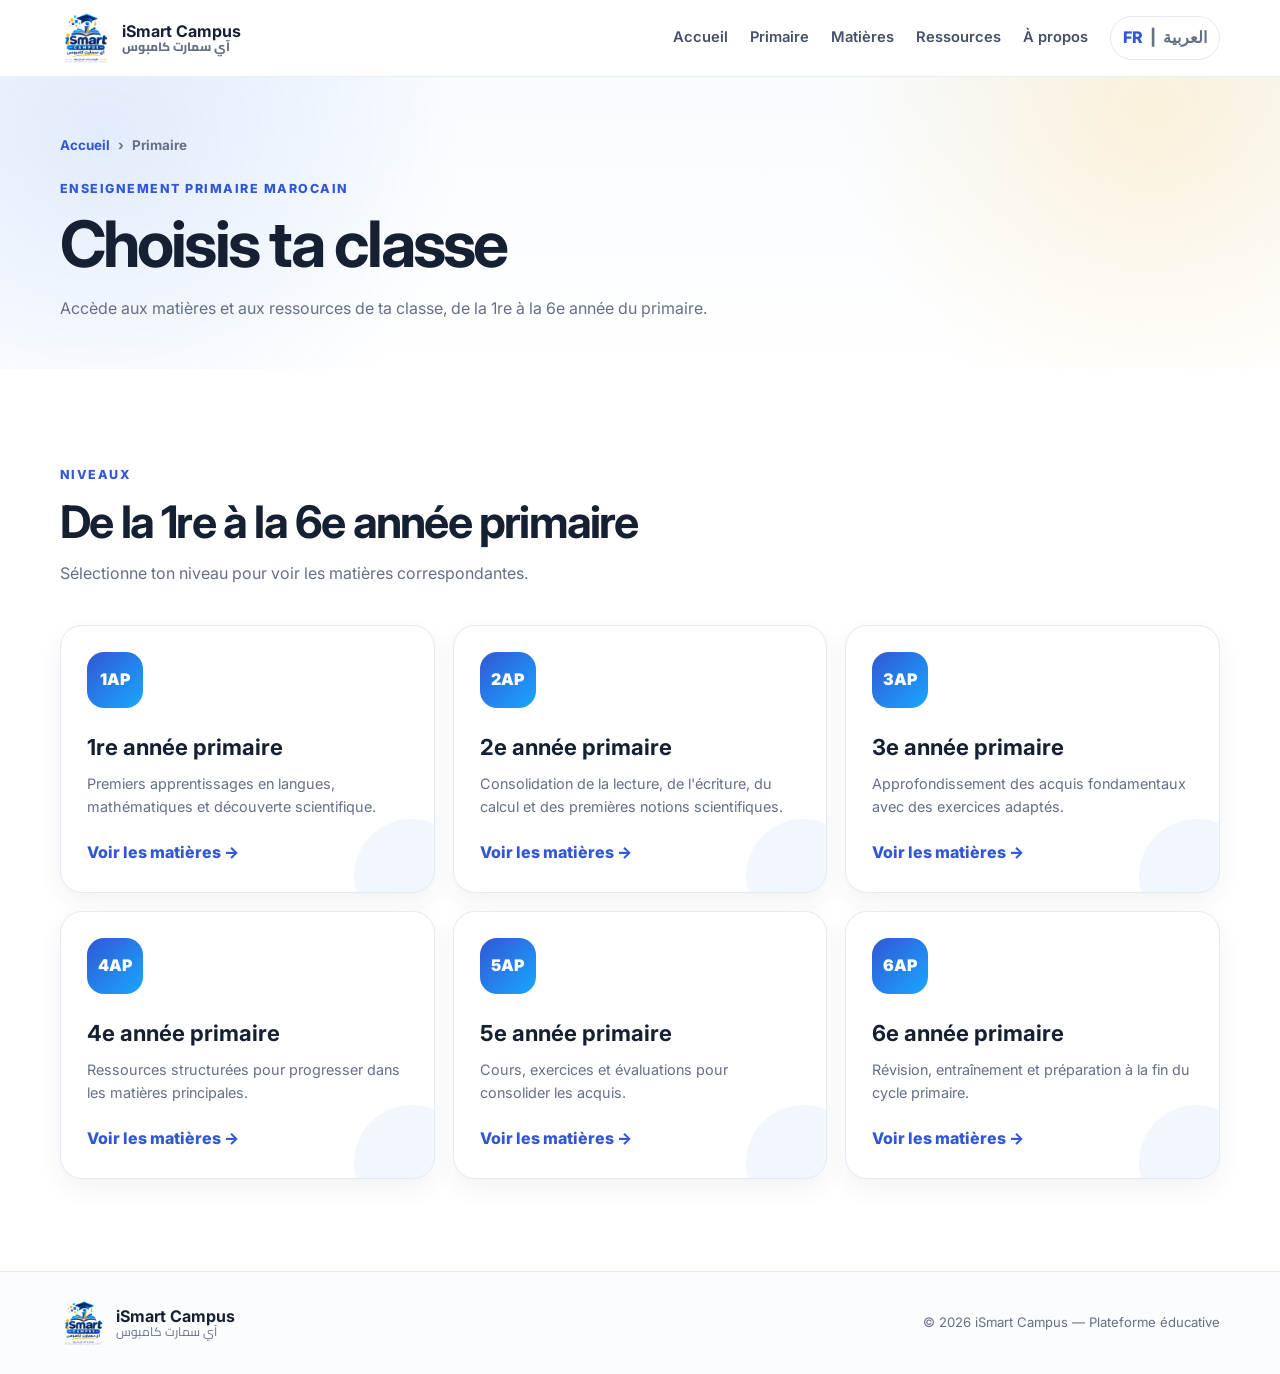
<file: primaire.html>
<!DOCTYPE html>
<html lang="fr" dir="ltr">
<head>
  <meta charset="UTF-8">
  <meta name="viewport" content="width=device-width, initial-scale=1.0">
  <meta name="description" content="iSmart Campus - Enseignement primaire marocain de la 1AP à la 6AP.">
  <title>Primaire | iSmart Campus</title>
  <link rel="preconnect" href="https://fonts.googleapis.com">
  <link rel="preconnect" href="https://fonts.gstatic.com" crossorigin>
  <link href="https://fonts.googleapis.com/css2?family=Cairo:wght@400;500;600;700;800&family=Inter:wght@400;500;600;700;800&display=swap" rel="stylesheet">
  <link rel="stylesheet" href="style.css?v=20260817-14">
</head>
<body>
  <header class="site-header">
  <div class="container nav-wrap">
    <a class="brand" href="index.html" aria-label="Accueil iSmart Campus">
      <img src="logo-ismart-campus.png" alt="Logo iSmart Campus">
      <div class="brand-text">
        <strong>iSmart Campus</strong>
        <span>آي سمارت كامبوس</span>
      </div>
    </a>

    <nav class="main-nav" id="mainNav">
      <a href="index.html" data-fr="Accueil" data-ar="الرئيسية">Accueil</a>
      <a href="primaire.html" data-fr="Primaire" data-ar="الابتدائي">Primaire</a>
      <a href="index.html#matieres" data-fr="Matières" data-ar="المواد">Matières</a>
      <a href="index.html#ressources" data-fr="Ressources" data-ar="الموارد">Ressources</a>
      <a href="index.html#apropos" data-fr="À propos" data-ar="من نحن">À propos</a>
    </nav>

    <div class="header-actions">
      <button class="lang-switch" id="langSwitch" type="button" aria-label="Changer la langue">
        <span class="lang-fr active">FR</span>
        <span>|</span>
        <span class="lang-ar">العربية</span>
      </button>

      <button class="menu-toggle" id="menuToggle" aria-label="Ouvrir le menu" aria-expanded="false">
        <span></span><span></span><span></span>
      </button>
    </div>
  </div>
</header>

  <main>
    <section class="inner-hero">
      <div class="container">
        <div class="breadcrumbs">
          <a href="index.html" data-fr="Accueil" data-ar="الرئيسية">Accueil</a>
          <span>›</span>
          <span data-fr="Primaire" data-ar="الابتدائي">Primaire</span>
        </div>
        <span class="eyebrow" data-fr="Enseignement primaire marocain" data-ar="التعليم الابتدائي المغربي">Enseignement primaire marocain</span>
        <h1 data-fr="Choisis ta classe" data-ar="اختر مستواك الدراسي">Choisis ta classe</h1>
        <p data-fr="Accède aux matières et aux ressources de ta classe, de la 1re à la 6e année du primaire." data-ar="اختر مستواك الدراسي من السنة الأولى حتى السادسة ابتدائي، وادخل للمواد والموارد التعليمية لمادةك.">Accède aux matières et aux ressources de ta classe, de la 1re à la 6e année du primaire.</p>
      </div>
    </section>

    <section class="section">
      <div class="container">
        <div class="section-heading">
          <span class="eyebrow" data-fr="Niveaux" data-ar="المستويات">Niveaux</span>
          <h2 data-fr="De la 1re à la 6e année primaire" data-ar="من السنة الأولى حتى السادسة ابتدائي">De la 1re à la 6e année primaire</h2>
          <p data-fr="Sélectionne ton niveau pour voir les matières correspondantes." data-ar="اختر مستواك الدراسي باش تشوف المواد المناسبة ليه.">Sélectionne ton niveau pour voir les matières correspondantes.</p>
        </div>

        <div class="class-grid">
          <a class="class-card" href="classe.html?niveau=1AP">
            <span class="class-number">1AP</span>
            <h2 data-fr="1re année primaire" data-ar="السنة الأولى ابتدائي">1re année primaire</h2>
            <p data-fr="Premiers apprentissages en langues, mathématiques et découverte scientifique." data-ar="التعلمات الأولى في اللغات والرياضيات والنشاط العلمي.">Premiers apprentissages en langues, mathématiques et découverte scientifique.</p>
            <span class="class-open" data-fr="Voir les matières →" data-ar="عرض المواد ←">Voir les matières →</span>
          </a>

          <a class="class-card" href="classe.html?niveau=2AP">
            <span class="class-number">2AP</span>
            <h2 data-fr="2e année primaire" data-ar="السنة الثانية ابتدائي">2e année primaire</h2>
            <p data-fr="Consolidation de la lecture, de l'écriture, du calcul et des premières notions scientifiques." data-ar="تقوية القراءة والكتابة والحساب والمفاهيم العلمية الأولى.">Consolidation de la lecture, de l'écriture, du calcul et des premières notions scientifiques.</p>
            <span class="class-open" data-fr="Voir les matières →" data-ar="عرض المواد ←">Voir les matières →</span>
          </a>

          <a class="class-card" href="classe.html?niveau=3AP">
            <span class="class-number">3AP</span>
            <h2 data-fr="3e année primaire" data-ar="السنة الثالثة ابتدائي">3e année primaire</h2>
            <p data-fr="Approfondissement des acquis fondamentaux avec des exercices adaptés." data-ar="تعميق المكتسبات الأساسية بتمارين مناسبة للمستوى.">Approfondissement des acquis fondamentaux avec des exercices adaptés.</p>
            <span class="class-open" data-fr="Voir les matières →" data-ar="عرض المواد ←">Voir les matières →</span>
          </a>

          <a class="class-card" href="classe.html?niveau=4AP">
            <span class="class-number">4AP</span>
            <h2 data-fr="4e année primaire" data-ar="السنة الرابعة ابتدائي">4e année primaire</h2>
            <p data-fr="Ressources structurées pour progresser dans les matières principales." data-ar="موارد منظمة باش تتقدم في المواد الدراسية الرئيسية.">Ressources structurées pour progresser dans les matières principales.</p>
            <span class="class-open" data-fr="Voir les matières →" data-ar="عرض المواد ←">Voir les matières →</span>
          </a>

          <a class="class-card" href="classe.html?niveau=5AP">
            <span class="class-number">5AP</span>
            <h2 data-fr="5e année primaire" data-ar="السنة الخامسة ابتدائي">5e année primaire</h2>
            <p data-fr="Cours, exercices et évaluations pour consolider les acquis." data-ar="دروس وتمارين وفروض باش تقوي المكتسبات الخاص بك.">Cours, exercices et évaluations pour consolider les acquis.</p>
            <span class="class-open" data-fr="Voir les matières →" data-ar="عرض المواد ←">Voir les matières →</span>
          </a>

          <a class="class-card" href="classe.html?niveau=6AP">
            <span class="class-number">6AP</span>
            <h2 data-fr="6e année primaire" data-ar="السنة السادسة ابتدائي">6e année primaire</h2>
            <p data-fr="Révision, entraînement et préparation à la fin du cycle primaire." data-ar="المراجعة والتدريب والاستعداد لنهاية السلك الابتدائي.">Révision, entraînement et préparation à la fin du cycle primaire.</p>
            <span class="class-open" data-fr="Voir les matières →" data-ar="عرض المواد ←">Voir les matières →</span>
          </a>
        </div>
      </div>
    </section>
  </main>

  <footer class="site-footer">
  <div class="container footer-wrap">
    <a class="footer-brand" href="index.html">
      <img src="logo-ismart-campus.png" alt="iSmart Campus">
      <div>
        <strong>iSmart Campus</strong>
        <span>آي سمارت كامبوس</span>
      </div>
    </a>
    <p data-fr="© 2026 iSmart Campus — Plateforme éducative" data-ar="© 2026 آي سمارت كامبوس — منصة تعليمية">© 2026 iSmart Campus — Plateforme éducative</p>
  </div>
</footer>
  <script src="script.js?v=20260817-14"></script>
</body>
</html>
</file>
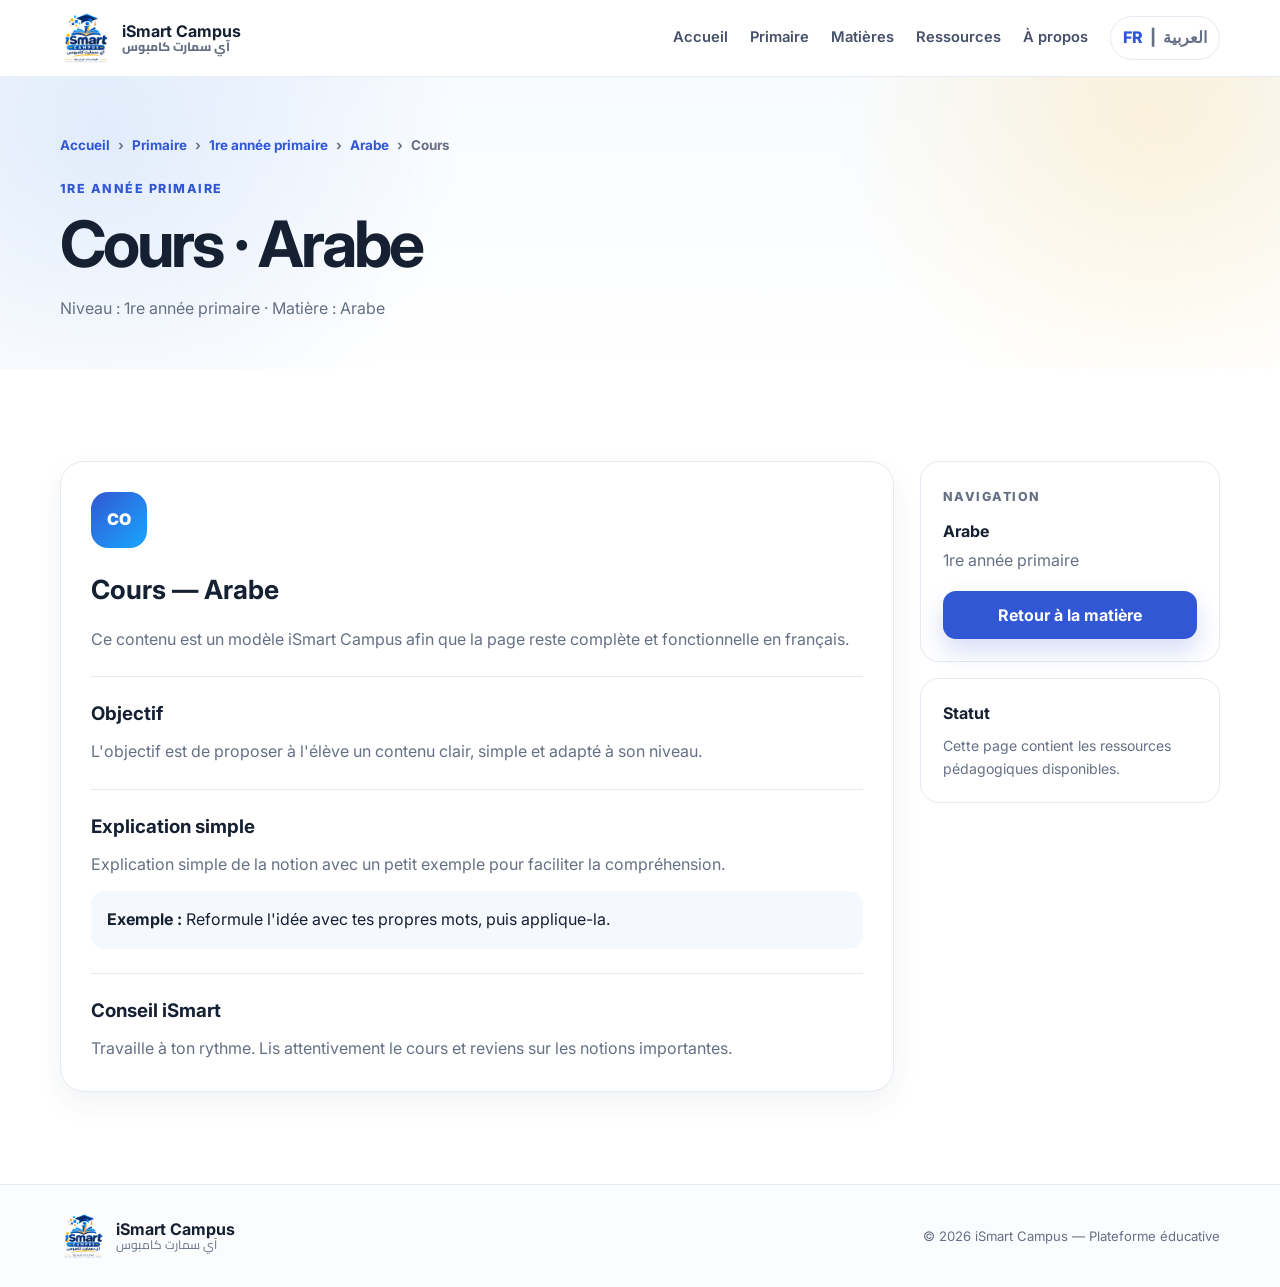
<file: ressource.html>
<!DOCTYPE html>
<html lang="fr" dir="ltr">
<head>
  <meta charset="UTF-8">
  <meta name="viewport" content="width=device-width, initial-scale=1.0">
  <meta name="description" content="iSmart Campus - Ressource éducative primaire.">
  <title>Ressource | iSmart Campus</title>
  <link rel="preconnect" href="https://fonts.googleapis.com">
  <link rel="preconnect" href="https://fonts.gstatic.com" crossorigin>
  <link href="https://fonts.googleapis.com/css2?family=Cairo:wght@400;500;600;700;800&family=Inter:wght@400;500;600;700;800&display=swap" rel="stylesheet">
  <link rel="stylesheet" href="style.css?v=20260817-16">
</head>

<body>

<header class="site-header">
  <div class="container nav-wrap">

    <a class="brand" href="index.html" aria-label="Accueil iSmart Campus">
      <img src="logo-ismart-campus.png" alt="Logo iSmart Campus">

      <div class="brand-text">
        <strong>iSmart Campus</strong>
        <span>آي سمارت كامبوس</span>
      </div>
    </a>

    <nav class="main-nav" id="mainNav">
      <a href="index.html" data-fr="Accueil" data-ar="الرئيسية">Accueil</a>
      <a href="primaire.html" data-fr="Primaire" data-ar="الابتدائي">Primaire</a>
      <a href="index.html#matieres" data-fr="Matières" data-ar="المواد">Matières</a>
      <a href="index.html#ressources" data-fr="Ressources" data-ar="الموارد">Ressources</a>
      <a href="index.html#apropos" data-fr="À propos" data-ar="من نحن">À propos</a>
    </nav>

    <div class="header-actions">

      <button class="lang-switch" id="langSwitch" type="button" aria-label="Changer la langue">
        <span class="lang-fr active">FR</span>
        <span>|</span>
        <span class="lang-ar">العربية</span>
      </button>

      <button class="menu-toggle" id="menuToggle" aria-label="Ouvrir le menu" aria-expanded="false">
        <span></span>
        <span></span>
        <span></span>
      </button>

    </div>

  </div>
</header>

<main>

  <section class="inner-hero resource-hero">

    <div class="container">

      <div class="breadcrumbs">

        <a href="index.html" data-fr="Accueil" data-ar="الرئيسية">
          Accueil
        </a>

        <span>›</span>

        <a href="primaire.html" data-fr="Primaire" data-ar="الابتدائي">
          Primaire
        </a>

        <span>›</span>

        <a id="resourceClassLink" href="classe.html">
          Classe
        </a>

        <span>›</span>

        <a id="resourceSubjectLink" href="matiere.html">
          Matière
        </a>

        <span>›</span>

        <span id="resourceTypeBreadcrumb">
          Ressource
        </span>

      </div>

      <span class="eyebrow" id="resourceEyebrow">
        iSmart Campus
      </span>

      <h1 id="resourceTitle">
        Ressource
      </h1>

      <p id="resourceLead"></p>

    </div>

  </section>

  <section class="section">

    <div class="container resource-layout">

      <article class="lesson-panel">

        <div class="lesson-badge" id="lessonBadge">
          CO
        </div>

        <h2 id="lessonHeading">
          Ressource
        </h2>

        <p id="lessonText"></p>

        <div class="lesson-block">

          <h3 data-fr="Objectif" data-ar="الهدف">
            Objectif
          </h3>

          <p id="objectiveText"></p>

        </div>

        <div class="lesson-block">

          <h3 id="activityTitle">
            Activité
          </h3>

          <div id="activityContent"></div>

        </div>

        <div class="lesson-block">

          <h3 data-fr="Conseil iSmart" data-ar="نصيحة iSmart">
            Conseil iSmart
          </h3>

          <p
            data-fr="Travaille à ton rythme. Lis attentivement le cours et reviens sur les notions importantes."
            data-ar="تعلّم وفق وتيرتك. اقرأ الدرس بعناية وراجع المفاهيم المهمة."
          >
            Travaille à ton rythme. Lis attentivement le cours et reviens sur les notions importantes.
          </p>

        </div>

      </article>

      <aside class="resource-sidebar">

        <div class="sidebar-card">

          <span class="eyebrow" data-fr="Navigation" data-ar="التنقل">
            Navigation
          </span>

          <strong id="sidebarSubject">
            Matière
          </strong>

          <span id="sidebarLevel">
            Niveau
          </span>

          <a
            id="backSubject"
            class="btn btn-primary sidebar-btn"
            href="matiere.html"
            data-fr="Retour à la matière"
            data-ar="الرجوع إلى المادة"
          >
            Retour à la matière
          </a>

        </div>

        <div class="sidebar-card">

          <strong data-fr="Statut" data-ar="الحالة">
            Statut
          </strong>

          <p
            id="statusText"
            data-fr="Cette page contient les ressources pédagogiques disponibles."
            data-ar="تحتوي هذه الصفحة على الموارد التعليمية المتاحة."
          >
            Cette page contient les ressources pédagogiques disponibles.
          </p>

        </div>

      </aside>

    </div>

  </section>

</main>

<footer class="site-footer">

  <div class="container footer-wrap">

    <a class="footer-brand" href="index.html">

      <img src="logo-ismart-campus.png" alt="iSmart Campus">

      <div>
        <strong>iSmart Campus</strong>
        <span>آي سمارت كامبوس</span>
      </div>

    </a>

    <p
      data-fr="© 2026 iSmart Campus — Plateforme éducative"
      data-ar="© 2026 آي سمارت كامبوس — منصة تعليمية"
    >
      © 2026 iSmart Campus — Plateforme éducative
    </p>

  </div>

</footer>

<script src="script.js?v=20260817-16"></script>
<script src="primary-data.js?v=20260817-16"></script>

<script>

const params = new URLSearchParams(window.location.search);

const level =
  window.ISMART_PRIMARY_DATA[params.get("niveau")]
    ? params.get("niveau")
    : "1AP";

const subjects =
  window.ISMART_PRIMARY_DATA[level];

const subject =
  subjects.find(s => s[0] === params.get("matiere"))
  || subjects[0];

const typeMap = {

  cours: [
    "Cours",
    "الدروس",
    "CO"
  ],

  exercices: [
    "Exercices",
    "التمارين",
    "EX"
  ],

  corriges: [
    "Corrigés",
    "التصحيحات",
    "CR"
  ],

  evaluations: [
    "Évaluations",
    "الفروض",
    "EV"
  ]

};

const typeKey =
  typeMap[params.get("type")]
    ? params.get("type")
    : "cours";

const isMathCpCourse =
  level === "1AP"
  && subject[0] === "M"
  && typeKey === "cours";

function mathCpCoursesHtml(isAr) {

  const frenchCard = `
    <div
      style="
        border:1px solid #dbe4f0;
        border-radius:18px;
        padding:24px;
        margin-bottom:18px;
        background:#ffffff;
      "
    >

      <span
        style="
          display:inline-block;
          padding:6px 12px;
          border-radius:20px;
          background:#eef4ff;
          color:#315bd9;
          font-size:13px;
          font-weight:700;
          margin-bottom:12px;
        "
      >
        PDF · Français
      </span>

      <h3
        style="
          margin:0 0 8px 0;
          font-size:20px;
        "
      >
        Mathématiques CP — Cours complet
      </h3>

      <p
        style="
          margin:0 0 18px 0;
          color:#667085;
        "
      >
        ${isAr
          ? "دروس الرياضيات للسنة الأولى ابتدائي باللغة الفرنسية."
          : "Cours de mathématiques pour la 1re année primaire en français."
        }
      </p>

      <a
        class="btn btn-primary"
        href="iSmart_Campus_Mathematiques_CP_FR.pdf"
        target="_blank"
        rel="noopener"
      >
        ${isAr
          ? "فتح ملف PDF بالفرنسية"
          : "Ouvrir le PDF français"
        }
      </a>

    </div>
  `;

  const arabicCard = `
    <div
      style="
        border:1px solid #dbe4f0;
        border-radius:18px;
        padding:24px;
        margin-bottom:18px;
        background:#ffffff;
      "
    >

      <span
        style="
          display:inline-block;
          padding:6px 12px;
          border-radius:20px;
          background:#fff6df;
          color:#9a6700;
          font-size:13px;
          font-weight:700;
          margin-bottom:12px;
        "
      >
        PDF · العربية
      </span>

      <h3
        style="
          margin:0 0 8px 0;
          font-size:20px;
        "
      >
        الرياضيات — السنة الأولى ابتدائي
      </h3>

      <p
        style="
          margin:0 0 18px 0;
          color:#667085;
        "
      >
        ${isAr
          ? "دروس الرياضيات للسنة الأولى ابتدائي باللغة العربية."
          : "Cours de mathématiques pour la 1re année primaire en arabe."
        }
      </p>

      <a
        class="btn btn-primary"
        href="iSmart_Campus_Mathematiques_CP_AR.pdf"
        target="_blank"
        rel="noopener"
      >
        ${isAr
          ? "فتح ملف PDF بالعربية"
          : "Ouvrir le PDF arabe"
        }
      </a>

    </div>
  `;

  return isAr
    ? arabicCard + frenchCard
    : frenchCard + arabicCard;

}

function activityHtml(isAr) {

  if (isMathCpCourse) {

    return mathCpCoursesHtml(isAr);

  }

  if (typeKey === "cours") {

    return isAr

      ? `
        <p>
          شرح مبسط للمفهوم مع مثال قصير لتسهيل الفهم.
        </p>

        <div class="example-box">

          <strong>
            مثال:
          </strong>

          حاول شرح الفكرة بكلماتك، ثم طبّقها.

        </div>
      `

      : `
        <p>
          Explication simple de la notion avec un petit exemple pour faciliter la compréhension.
        </p>

        <div class="example-box">

          <strong>
            Exemple :
          </strong>

          Reformule l'idée avec tes propres mots, puis applique-la.

        </div>
      `;

  }

  if (typeKey === "exercices") {

    return isAr

      ? `
        <ol class="exercise-list">
          <li>اقرأ السؤال جيدًا.</li>
          <li>حدّد المطلوب.</li>
          <li>اكتب مراحل الحل.</li>
          <li>راجع إجابتك.</li>
        </ol>
      `

      : `
        <ol class="exercise-list">
          <li>Lis attentivement la question.</li>
          <li>Identifie ce qui est demandé.</li>
          <li>Écris les étapes de ta réponse.</li>
          <li>Vérifie ton résultat.</li>
        </ol>
      `;

  }

  if (typeKey === "corriges") {

    return isAr

      ? `
        <ol class="exercise-list">
          <li>نفهم السؤال.</li>
          <li>نختار الطريقة المناسبة.</li>
          <li>نطبّق الحل خطوة بخطوة.</li>
          <li>نتأكد من النتيجة.</li>
        </ol>
      `

      : `
        <ol class="exercise-list">
          <li>Comprendre la question.</li>
          <li>Choisir la bonne méthode.</li>
          <li>Résoudre étape par étape.</li>
          <li>Vérifier le résultat.</li>
        </ol>
      `;

  }

  return isAr

    ? `
      <p>
        نموذج فرض يتضمن أسئلة قصيرة وتمارين تطبيقية.
        وسيتم لاحقًا استبداله بفروض حقيقية حسب المستوى والمادة.
      </p>
    `

    : `
      <p>
        Modèle d'évaluation avec questions courtes et exercices d'application.
        Il sera ensuite remplacé par de vrais contrôles adaptés au niveau et à la matière.
      </p>
    `;

}

function renderResource() {

  const isAr =
    document.documentElement.lang === "ar";

  const subjectName =
    isAr
      ? subject[2]
      : subject[1];

  const typeName =
    typeMap[typeKey][isAr ? 1 : 0];

  const levelName =
    window.ISMART_LEVEL_NAMES[level][isAr ? 1 : 0];

  document.title =
    `${typeName} - ${subjectName} - ${levelName} | iSmart Campus`;

  document.getElementById("resourceClassLink").textContent =
    levelName;

  document.getElementById("resourceClassLink").href =
    `classe.html?niveau=${encodeURIComponent(level)}`;

  document.getElementById("resourceSubjectLink").textContent =
    subjectName;

  document.getElementById("resourceSubjectLink").href =
    `matiere.html?niveau=${encodeURIComponent(level)}&matiere=${encodeURIComponent(subject[0])}`;

  document.getElementById("resourceTypeBreadcrumb").textContent =
    typeName;

  document.getElementById("resourceEyebrow").textContent =
    levelName;

  document.getElementById("resourceTitle").textContent =
    `${typeName} · ${subjectName}`;

  document.getElementById("resourceLead").textContent =
    isAr
      ? `المستوى: ${levelName} · المادة: ${subjectName}`
      : `Niveau : ${levelName} · Matière : ${subjectName}`;

  document.getElementById("lessonBadge").textContent =
    typeMap[typeKey][2];

  if (isMathCpCourse) {

    document.getElementById("lessonHeading").textContent =
      isAr
        ? "دروس الرياضيات"
        : "Cours de mathématiques";

    document.getElementById("lessonText").textContent =
      isAr
        ? "اختر النسخة التي تريد فتحها: العربية أو الفرنسية."
        : "Choisis la version du cours que tu souhaites consulter : français ou arabe.";

    document.getElementById("objectiveText").textContent =
      isAr
        ? "الوصول إلى جميع دروس الرياضيات للسنة الأولى ابتدائي في ملف PDF واحد."
        : "Accéder à l'ensemble des cours de mathématiques CP dans un document PDF.";

    document.getElementById("activityTitle").textContent =
      isAr
        ? "الوثائق المتاحة"
        : "Documents disponibles";

    document.getElementById("statusText").textContent =
      isAr
        ? "دروس الرياضيات متاحة الآن باللغتين العربية والفرنسية."
        : "Les cours de mathématiques CP sont disponibles en français et en arabe.";

  } else {

    document.getElementById("lessonHeading").textContent =
      `${typeName} — ${subjectName}`;

    document.getElementById("lessonText").textContent =
      isAr
        ? "هذا المحتوى نموذج داخل آي سمارت كامبوس لضمان عرض الصفحة كاملة باللغة العربية."
        : "Ce contenu est un modèle iSmart Campus afin que la page reste complète et fonctionnelle en français.";

    document.getElementById("objectiveText").textContent =
      isAr
        ? "الهدف هو توفير محتوى واضح وبسيط ومناسب لمستوى التلميذ."
        : "L'objectif est de proposer à l'élève un contenu clair, simple et adapté à son niveau.";

    document.getElementById("activityTitle").textContent =
      typeKey === "cours"
        ? isAr
          ? "شرح مبسط"
          : "Explication simple"

        : typeKey === "exercices"
          ? isAr
            ? "تمرين نموذجي"
            : "Exercice modèle"

          : typeKey === "corriges"
            ? isAr
              ? "طريقة التصحيح"
              : "Méthode de correction"

            : isAr
              ? "نموذج فرض"
              : "Modèle d'évaluation";

  }

  document.getElementById("activityContent").innerHTML =
    activityHtml(isAr);

  document.getElementById("sidebarSubject").textContent =
    subjectName;

  document.getElementById("sidebarLevel").textContent =
    levelName;

  document.getElementById("backSubject").href =
    `matiere.html?niveau=${encodeURIComponent(level)}&matiere=${encodeURIComponent(subject[0])}`;

}

renderResource();

window.addEventListener(
  "ismart-language-changed",
  renderResource
);

</script>

</body>
</html>
</file>
<file: style.css>
* {
  box-sizing: border-box;
}

:root {
  --bg: #ffffff;
  --soft: #f5f8fc;
  --text: #162033;
  --muted: #667085;
  --primary: #3157d5;
  --primary-dark: #2445b8;
  --accent: #f4b942;
  --border: #e4e9f2;
  --shadow: 0 18px 45px rgba(29, 44, 82, 0.10);
  --radius: 22px;
  --radius-sm: 14px;
}

html {
  scroll-behavior: smooth;
}

body {
  margin: 0;
  font-family: "Inter", Arial, sans-serif;
  color: var(--text);
  background: var(--bg);
  line-height: 1.6;
}

button,
input {
  font: inherit;
}

a {
  color: inherit;
  text-decoration: none;
}

button {
  border: 0;
}

.container {
  width: min(1160px, calc(100% - 40px));
  margin: 0 auto;
}

.site-header {
  position: sticky;
  top: 0;
  z-index: 50;
  background: rgba(255, 255, 255, 0.94);
  backdrop-filter: blur(14px);
  border-bottom: 1px solid rgba(228, 233, 242, 0.8);
}

.nav-wrap {
  min-height: 74px;
  display: flex;
  align-items: center;
  justify-content: space-between;
  gap: 28px;
}

.logo {
  display: inline-flex;
  align-items: center;
  gap: 10px;
  font-size: 1.08rem;
  font-weight: 800;
}

.logo-mark {
  display: grid;
  place-items: center;
  width: 36px;
  height: 36px;
  border-radius: 12px;
  background: var(--primary);
  color: white;
  box-shadow: 0 8px 18px rgba(49, 87, 213, 0.22);
}

.main-nav {
  display: flex;
  align-items: center;
  gap: 28px;
  font-size: 0.95rem;
  font-weight: 600;
  color: #465069;
}

.main-nav a:hover {
  color: var(--primary);
}

.menu-toggle {
  display: none;
  width: 42px;
  height: 42px;
  background: transparent;
  cursor: pointer;
  padding: 10px;
}

.menu-toggle span {
  display: block;
  height: 2px;
  margin: 5px 0;
  background: var(--text);
}

.hero {
  position: relative;
  overflow: hidden;
  padding: 92px 0 84px;
  background:
    radial-gradient(circle at 85% 15%, rgba(244, 185, 66, 0.16), transparent 28%),
    radial-gradient(circle at 8% 30%, rgba(49, 87, 213, 0.12), transparent 30%),
    linear-gradient(180deg, #fbfcff 0%, #ffffff 100%);
}

.hero::after {
  content: "";
  position: absolute;
  width: 360px;
  height: 360px;
  border-radius: 50%;
  right: -130px;
  bottom: -160px;
  background: rgba(49, 87, 213, 0.06);
}

.hero-grid {
  display: grid;
  grid-template-columns: 1.08fr 0.92fr;
  align-items: center;
  gap: 72px;
}

.eyebrow {
  display: inline-block;
  margin-bottom: 12px;
  color: var(--primary);
  font-size: 0.78rem;
  font-weight: 800;
  letter-spacing: 0.12em;
  text-transform: uppercase;
}

.hero h1 {
  max-width: 720px;
  margin: 0;
  font-size: clamp(2.7rem, 5vw, 5rem);
  line-height: 1.04;
  letter-spacing: -0.05em;
}

.hero-content > p {
  max-width: 650px;
  margin: 24px 0 0;
  color: var(--muted);
  font-size: 1.08rem;
}

.hero-actions {
  display: flex;
  flex-wrap: wrap;
  gap: 12px;
  margin-top: 32px;
}

.btn {
  display: inline-flex;
  align-items: center;
  justify-content: center;
  min-height: 48px;
  padding: 0 22px;
  border-radius: 13px;
  font-weight: 700;
  cursor: pointer;
  transition: transform 0.2s ease, box-shadow 0.2s ease, background 0.2s ease;
}

.btn:hover {
  transform: translateY(-1px);
}

.btn-primary {
  color: white;
  background: var(--primary);
  box-shadow: 0 12px 24px rgba(49, 87, 213, 0.20);
}

.btn-primary:hover {
  background: var(--primary-dark);
}

.btn-secondary {
  color: var(--text);
  background: white;
  border: 1px solid var(--border);
}

.btn-small {
  min-height: 42px;
  padding: 0 16px;
}

.search-box {
  max-width: 650px;
  margin-top: 38px;
  padding: 18px;
  border: 1px solid var(--border);
  border-radius: 18px;
  background: rgba(255, 255, 255, 0.88);
  box-shadow: 0 12px 28px rgba(34, 53, 93, 0.06);
}

.search-box label {
  display: block;
  margin-bottom: 9px;
  font-size: 0.85rem;
  font-weight: 700;
}

.search-row {
  display: flex;
  gap: 10px;
}

.search-row input {
  width: 100%;
  min-height: 48px;
  padding: 0 15px;
  border: 1px solid var(--border);
  border-radius: 12px;
  outline: none;
  color: var(--text);
  background: white;
}

.search-row input:focus {
  border-color: rgba(49, 87, 213, 0.7);
  box-shadow: 0 0 0 4px rgba(49, 87, 213, 0.08);
}

.search-row button {
  min-width: 120px;
  padding: 0 18px;
  border-radius: 12px;
  color: white;
  background: var(--text);
  font-weight: 700;
  cursor: pointer;
}

.search-message {
  min-height: 21px;
  margin: 8px 0 0;
  color: var(--muted);
  font-size: 0.82rem;
}

.hero-panel {
  position: relative;
  min-height: 470px;
  display: grid;
  place-items: center;
}

.hero-card {
  width: min(100%, 430px);
  border-radius: 28px;
  background: white;
  box-shadow: var(--shadow);
}

.hero-card-main {
  padding: 38px;
  border: 1px solid rgba(228, 233, 242, 0.9);
}

.card-kicker {
  color: var(--primary);
  font-size: 0.78rem;
  font-weight: 800;
  text-transform: uppercase;
  letter-spacing: 0.1em;
}

.hero-card h2 {
  margin: 10px 0 10px;
  font-size: 2rem;
  line-height: 1.15;
}

.hero-card p {
  margin: 0;
  color: var(--muted);
}

.mini-levels {
  display: grid;
  grid-template-columns: repeat(2, 1fr);
  gap: 10px;
  margin-top: 28px;
}

.mini-levels a {
  padding: 15px;
  border-radius: 13px;
  background: var(--soft);
  font-weight: 700;
  text-align: center;
  transition: 0.2s ease;
}

.mini-levels a:hover {
  color: white;
  background: var(--primary);
}

.floating-card {
  position: absolute;
  display: flex;
  flex-direction: column;
  min-width: 135px;
  padding: 16px 18px;
  border: 1px solid rgba(228, 233, 242, 0.9);
  border-radius: 16px;
  background: white;
  box-shadow: 0 12px 28px rgba(34, 53, 93, 0.10);
}

.floating-card strong {
  color: var(--primary);
  font-size: 1.5rem;
}

.floating-card span {
  color: var(--muted);
  font-size: 0.78rem;
  font-weight: 600;
}

.floating-one {
  top: 44px;
  right: -10px;
}

.floating-two {
  left: -18px;
  bottom: 52px;
}

.section {
  padding: 92px 0;
}

.section-soft {
  background: var(--soft);
}

.section-heading {
  max-width: 700px;
  margin-bottom: 38px;
}

.section-heading h2 {
  margin: 0;
  font-size: clamp(2rem, 3.5vw, 3.2rem);
  line-height: 1.12;
  letter-spacing: -0.04em;
}

.section-heading p {
  margin: 14px 0 0;
  color: var(--muted);
}

.level-grid {
  display: grid;
  grid-template-columns: repeat(4, 1fr);
  gap: 18px;
}

.level-card {
  padding: 26px;
  border: 1px solid var(--border);
  border-radius: var(--radius);
  background: white;
  box-shadow: 0 10px 25px rgba(34, 53, 93, 0.05);
  transition: transform 0.2s ease, box-shadow 0.2s ease;
}

.level-card:hover {
  transform: translateY(-4px);
  box-shadow: 0 18px 34px rgba(34, 53, 93, 0.10);
}

.level-icon {
  display: grid;
  place-items: center;
  width: 50px;
  height: 50px;
  margin-bottom: 22px;
  border-radius: 15px;
  color: white;
  background: var(--primary);
  font-size: 1.1rem;
  font-weight: 800;
}

.level-tag {
  display: inline-flex;
  padding: 5px 9px;
  border-radius: 999px;
  color: #75540b;
  background: rgba(244, 185, 66, 0.18);
  font-size: 0.72rem;
  font-weight: 800;
}

.level-card h3 {
  margin: 14px 0 8px;
  font-size: 1.35rem;
}

.level-card p {
  min-height: 92px;
  margin: 0;
  color: var(--muted);
  font-size: 0.92rem;
}

.link-button {
  margin-top: 18px;
  padding: 0;
  color: var(--primary);
  background: transparent;
  font-weight: 800;
  cursor: pointer;
}

.subject-grid {
  display: grid;
  grid-template-columns: repeat(3, 1fr);
  gap: 15px;
}

.subject-card {
  display: flex;
  align-items: center;
  gap: 15px;
  width: 100%;
  padding: 20px;
  border: 1px solid var(--border);
  border-radius: 18px;
  background: white;
  text-align: left;
  cursor: pointer;
  transition: 0.2s ease;
}

.subject-card:hover {
  transform: translateY(-2px);
  border-color: rgba(49, 87, 213, 0.30);
}

.subject-icon {
  flex: 0 0 48px;
  display: grid;
  place-items: center;
  width: 48px;
  height: 48px;
  border-radius: 14px;
  color: var(--primary);
  background: rgba(49, 87, 213, 0.08);
  font-size: 0.78rem;
  font-weight: 800;
}

.subject-card strong,
.subject-card small {
  display: block;
}

.subject-card strong {
  margin-bottom: 3px;
  font-size: 0.98rem;
}

.subject-card small {
  color: var(--muted);
  font-size: 0.78rem;
}

.resource-heading {
  max-width: none;
  display: flex;
  justify-content: space-between;
  align-items: end;
  gap: 20px;
}

.filter-row {
  display: flex;
  flex-wrap: wrap;
  gap: 9px;
  margin-bottom: 24px;
}

.filter-chip {
  padding: 9px 14px;
  border: 1px solid var(--border);
  border-radius: 999px;
  color: #4f5b73;
  background: white;
  font-weight: 700;
  cursor: pointer;
}

.filter-chip.active,
.filter-chip:hover {
  color: white;
  border-color: var(--primary);
  background: var(--primary);
}

.resource-grid {
  display: grid;
  grid-template-columns: repeat(3, 1fr);
  gap: 18px;
}

.resource-card {
  display: flex;
  flex-direction: column;
  min-height: 255px;
  padding: 24px;
  border: 1px solid var(--border);
  border-radius: 20px;
  background: white;
  box-shadow: 0 10px 25px rgba(34, 53, 93, 0.05);
}

.resource-card.hidden {
  display: none;
}

.resource-top {
  display: flex;
  justify-content: space-between;
  gap: 10px;
  margin-bottom: 20px;
}

.resource-type,
.resource-level {
  display: inline-flex;
  padding: 5px 9px;
  border-radius: 999px;
  font-size: 0.7rem;
  font-weight: 800;
}

.resource-type {
  color: var(--primary);
  background: rgba(49, 87, 213, 0.08);
}

.resource-level {
  color: #75540b;
  background: rgba(244, 185, 66, 0.18);
}

.resource-card h3 {
  margin: 0 0 9px;
  font-size: 1.12rem;
}

.resource-card p {
  margin: 0;
  color: var(--muted);
  font-size: 0.9rem;
}

.resource-meta {
  display: flex;
  justify-content: space-between;
  gap: 15px;
  margin-top: auto;
  padding-top: 22px;
  border-top: 1px solid var(--border);
  font-size: 0.82rem;
}

.resource-meta span {
  color: var(--muted);
}

.resource-meta a {
  color: var(--primary);
  font-weight: 800;
}

.empty-state {
  display: none;
  margin-top: 18px;
  padding: 28px;
  border: 1px dashed var(--border);
  border-radius: 18px;
  text-align: center;
  color: var(--muted);
}

.empty-state strong {
  display: block;
  margin-bottom: 4px;
  color: var(--text);
}

.about-card {
  display: grid;
  grid-template-columns: 1fr 1fr;
  gap: 60px;
  align-items: center;
  padding: 46px;
  border-radius: 28px;
  background: white;
  border: 1px solid var(--border);
}

.about-card h2 {
  margin: 0;
  font-size: clamp(2rem, 3.5vw, 3rem);
  line-height: 1.12;
  letter-spacing: -0.04em;
}

.about-card p {
  margin: 0;
  color: var(--muted);
  font-size: 1rem;
}

.cta-section {
  padding: 0 0 92px;
}

.cta-card {
  display: flex;
  justify-content: space-between;
  align-items: center;
  gap: 30px;
  padding: 48px;
  border-radius: 28px;
  color: white;
  background: linear-gradient(135deg, var(--primary), #233b9a);
}

.eyebrow-light {
  color: #dbe4ff;
}

.cta-card h2 {
  max-width: 720px;
  margin: 0;
  font-size: clamp(2rem, 4vw, 3.2rem);
  line-height: 1.1;
}

.btn-white {
  flex: 0 0 auto;
  color: var(--primary);
  background: white;
}

.site-footer {
  padding: 28px 0;
  border-top: 1px solid var(--border);
  background: #fbfcfe;
}

.footer-wrap {
  display: flex;
  align-items: center;
  justify-content: space-between;
  gap: 20px;
}

.footer-wrap p {
  margin: 0;
  color: var(--muted);
  font-size: 0.82rem;
}

@media (max-width: 980px) {
  .hero-grid {
    grid-template-columns: 1fr;
    gap: 40px;
  }

  .hero-panel {
    min-height: 400px;
  }

  .floating-one {
    right: 4%;
  }

  .floating-two {
    left: 4%;
  }

  .level-grid {
    grid-template-columns: repeat(2, 1fr);
  }

  .subject-grid {
    grid-template-columns: repeat(2, 1fr);
  }

  .resource-grid {
    grid-template-columns: repeat(2, 1fr);
  }
}

@media (max-width: 720px) {
  .container {
    width: min(100% - 28px, 1160px);
  }

  .site-header {
    position: sticky;
  }

  .menu-toggle {
    display: block;
  }

  .main-nav {
    position: absolute;
    top: 74px;
    left: 14px;
    right: 14px;
    display: none;
    flex-direction: column;
    align-items: stretch;
    gap: 0;
    padding: 10px;
    border: 1px solid var(--border);
    border-radius: 16px;
    background: white;
    box-shadow: var(--shadow);
  }

  .main-nav.open {
    display: flex;
  }

  .main-nav a {
    padding: 12px;
    border-radius: 10px;
  }

  .main-nav a:hover {
    background: var(--soft);
  }

  .hero {
    padding: 64px 0 60px;
  }

  .hero h1 {
    font-size: clamp(2.45rem, 12vw, 4rem);
  }

  .search-row {
    flex-direction: column;
  }

  .search-row button {
    min-height: 48px;
  }

  .hero-panel {
    min-height: 360px;
  }

  .hero-card-main {
    padding: 28px;
  }

  .floating-card {
    display: none;
  }

  .section {
    padding: 68px 0;
  }

  .level-grid,
  .subject-grid,
  .resource-grid,
  .about-card {
    grid-template-columns: 1fr;
  }

  .level-card p {
    min-height: auto;
  }

  .resource-heading,
  .cta-card,
  .footer-wrap {
    align-items: flex-start;
    flex-direction: column;
  }

  .about-card {
    gap: 24px;
    padding: 30px;
  }

  .cta-section {
    padding-bottom: 68px;
  }

  .cta-card {
    padding: 34px 28px;
  }
}

.brand{display:flex;align-items:center;gap:10px;font-weight:800}
.brand img{width:58px;height:58px;object-fit:contain;border-radius:12px}
.brand-text{display:flex;flex-direction:column;line-height:1.15}
.brand-text span{font-family:"Cairo",sans-serif;font-size:.78rem;color:var(--muted)}
.lang-switch{margin-left:auto;display:flex;align-items:center;gap:7px;padding:8px 12px;border:1px solid var(--border);border-radius:999px;background:white;font-weight:800;cursor:pointer;color:var(--muted)}
.lang-switch .active{color:var(--primary)}
html[dir="rtl"] body{font-family:"Cairo","Inter",Arial,sans-serif}
html[dir="rtl"] .main-nav{direction:rtl}
html[dir="rtl"] .subject-card{text-align:right}
html[dir="rtl"] .hero h1,html[dir="rtl"] .section-heading h2{letter-spacing:0}
.brand-visual{width:min(100%,430px);padding:12px;border-radius:28px;background:#08111e;box-shadow:var(--shadow)}
.brand-visual img{display:block;width:100%;border-radius:20px}
@media(max-width:720px){.brand-text{display:none}.lang-switch{margin-left:0}.brand img{width:48px;height:48px}}

.site-header .nav-wrap{
  min-height:76px;
  display:flex;
  align-items:center;
  justify-content:space-between;
  gap:22px;
}

.site-header .brand{
  flex:0 0 auto;
  display:flex;
  align-items:center;
  gap:10px;
  min-width:0;
}

.site-header .brand img{
  display:block;
  width:52px !important;
  height:52px !important;
  max-width:52px !important;
  max-height:52px !important;
  object-fit:cover;
  object-position:center;
  border-radius:12px;
}

.site-header .brand-text strong{
  font-size:1rem;
  white-space:nowrap;
}

.site-header .brand-text span{
  font-size:.76rem;
  white-space:nowrap;
}

.site-header .main-nav{
  margin-left:auto;
  display:flex;
  align-items:center;
  justify-content:center;
  gap:22px;
  font-size:.92rem;
}

.site-header .header-actions{
  flex:0 0 auto;
  display:flex;
  align-items:center;
  gap:10px;
}

.site-header .lang-switch{
  margin:0;
}

.hero{
  padding:72px 0 76px;
}

.hero-grid{
  grid-template-columns:minmax(0,1.08fr) minmax(320px,.92fr);
  gap:56px;
}

.hero-panel{
  min-height:0;
  display:flex;
  align-items:center;
  justify-content:center;
}

.hero-panel .brand-visual{
  width:min(100%,440px);
  padding:0;
  overflow:hidden;
  border-radius:26px;
  background:#08111e;
  box-shadow:var(--shadow);
}

.hero-panel .brand-visual img{
  display:block;
  width:100% !important;
  height:auto !important;
  max-width:100% !important;
}

.footer-brand{
  display:flex;
  align-items:center;
  gap:10px;
}

.footer-brand img{
  width:46px;
  height:46px;
  object-fit:cover;
  border-radius:10px;
}

.footer-brand div{
  display:flex;
  flex-direction:column;
  line-height:1.15;
}

.footer-brand span{
  font-family:"Cairo",sans-serif;
  color:var(--muted);
  font-size:.76rem;
}

html[dir="rtl"] .site-header .main-nav{
  margin-left:0;
  margin-right:auto;
}

@media(max-width:900px){
  .site-header .brand-text{
    display:none;
  }

  .hero-grid{
    grid-template-columns:1fr;
  }

  .hero-panel .brand-visual{
    width:min(100%,420px);
  }
}

@media(max-width:720px){
  .site-header .nav-wrap{
    min-height:68px;
  }

  .site-header .brand img{
    width:46px !important;
    height:46px !important;
    max-width:46px !important;
    max-height:46px !important;
  }

  .site-header .main-nav{
    position:absolute;
    top:68px;
    left:14px;
    right:14px;
    margin:0;
  }

  .site-header .header-actions{
    margin-left:auto;
  }

  html[dir="rtl"] .site-header .header-actions{
    margin-left:0;
    margin-right:auto;
  }

  .hero{
    padding:50px 0 60px;
  }
}

.inner-hero{
  padding:58px 0 48px;
  background:
    radial-gradient(circle at 90% 10%,rgba(255,180,0,.14),transparent 27%),
    radial-gradient(circle at 8% 20%,rgba(13,99,216,.10),transparent 30%),
    linear-gradient(180deg,#f8fbff 0%,#ffffff 100%);
}
.breadcrumbs{
  display:flex;
  flex-wrap:wrap;
  align-items:center;
  gap:8px;
  margin-bottom:18px;
  color:var(--muted);
  font-size:.84rem;
  font-weight:700;
}
.breadcrumbs a{
  color:var(--primary);
}
.inner-hero h1{
  margin:0;
  max-width:800px;
  font-size:clamp(2.25rem,5vw,4.4rem);
  line-height:1.05;
  letter-spacing:-.045em;
}
html[dir="rtl"] .inner-hero h1{
  letter-spacing:0;
  line-height:1.25;
}
.inner-hero p{
  max-width:720px;
  margin:18px 0 0;
  color:var(--muted);
}
.class-grid{
  display:grid;
  grid-template-columns:repeat(3,1fr);
  gap:18px;
}
.class-card{
  position:relative;
  display:flex;
  flex-direction:column;
  min-height:230px;
  padding:26px;
  overflow:hidden;
  border:1px solid var(--border);
  border-radius:22px;
  background:white;
  box-shadow:0 10px 25px rgba(34,53,93,.06);
  transition:transform .2s ease,box-shadow .2s ease,border-color .2s ease;
}
.class-card:hover{
  transform:translateY(-4px);
  border-color:rgba(13,99,216,.28);
  box-shadow:0 18px 34px rgba(34,53,93,.11);
}
.class-card::after{
  content:"";
  position:absolute;
  width:115px;
  height:115px;
  right:-35px;
  bottom:-42px;
  border-radius:50%;
  background:rgba(13,99,216,.05);
}
html[dir="rtl"] .class-card::after{
  right:auto;
  left:-35px;
}
.class-number{
  display:grid;
  place-items:center;
  width:56px;
  height:56px;
  margin-bottom:22px;
  border-radius:17px;
  color:white;
  background:linear-gradient(135deg,var(--primary),#19a7ff);
  font-size:1rem;
  font-weight:900;
}
.class-card h2{
  margin:0 0 7px;
  font-size:1.38rem;
}
.class-card p{
  margin:0 0 22px;
  color:var(--muted);
  font-size:.9rem;
}
.class-open{
  display:inline-flex;
  align-items:center;
  gap:7px;
  margin-top:auto;
  color:var(--primary);
  font-weight:800;
}
.subjects-page-grid{
  display:grid;
  grid-template-columns:repeat(3,1fr);
  gap:16px;
}
.subject-page-card{
  display:flex;
  align-items:center;
  gap:15px;
  padding:21px;
  border:1px solid var(--border);
  border-radius:18px;
  background:white;
  box-shadow:0 8px 20px rgba(34,53,93,.045);
  transition:.2s ease;
}
.subject-page-card:hover{
  transform:translateY(-2px);
  border-color:rgba(13,99,216,.30);
}
.subject-page-icon{
  flex:0 0 50px;
  display:grid;
  place-items:center;
  width:50px;
  height:50px;
  border-radius:15px;
  color:var(--primary);
  background:rgba(13,99,216,.08);
  font-size:.82rem;
  font-weight:900;
}
.subject-page-card strong{
  display:block;
  margin-bottom:3px;
}
.subject-page-card small{
  color:var(--muted);
}
.content-types{
  display:grid;
  grid-template-columns:repeat(4,1fr);
  gap:14px;
  margin-top:28px;
}
.content-type-card{
  padding:20px;
  border:1px solid var(--border);
  border-radius:17px;
  background:var(--soft);
}
.content-type-card strong{
  display:block;
  margin-bottom:5px;
}
.content-type-card span{
  color:var(--muted);
  font-size:.82rem;
}
.coming-note{
  margin-top:28px;
  padding:20px 22px;
  border:1px solid rgba(255,180,0,.30);
  border-radius:17px;
  color:#684c0a;
  background:rgba(255,180,0,.11);
  font-size:.9rem;
}
.back-row{
  margin-bottom:24px;
}
.back-link{
  display:inline-flex;
  align-items:center;
  gap:7px;
  color:var(--primary);
  font-weight:800;
}
@media(max-width:900px){
  .class-grid,.subjects-page-grid{
    grid-template-columns:repeat(2,1fr);
  }
  .content-types{
    grid-template-columns:repeat(2,1fr);
  }
}
@media(max-width:620px){
  .class-grid,.subjects-page-grid,.content-types{
    grid-template-columns:1fr;
  }
  .inner-hero{
    padding:44px 0 38px;
  }
}

.resource-actions-grid{
  display:grid;
  grid-template-columns:repeat(2,1fr);
  gap:16px;
}
.resource-action-card{
  display:flex;
  align-items:center;
  gap:16px;
  min-height:112px;
  padding:22px;
  border:1px solid var(--border);
  border-radius:20px;
  background:white;
  box-shadow:0 9px 22px rgba(34,53,93,.05);
  transition:.2s ease;
}
.resource-action-card:hover{
  transform:translateY(-3px);
  border-color:rgba(13,99,216,.3);
  box-shadow:0 16px 30px rgba(34,53,93,.1);
}
.resource-action-icon{
  flex:0 0 52px;
  display:grid;
  place-items:center;
  width:52px;
  height:52px;
  border-radius:16px;
  color:white;
  background:linear-gradient(135deg,var(--primary),#19a7ff);
  font-weight:900;
}
.resource-action-card strong,
.resource-action-card small{
  display:block;
}
.resource-action-card small{
  margin-top:3px;
  color:var(--muted);
}
.resource-arrow{
  margin-left:auto;
  color:var(--primary);
  font-size:1.3rem;
  font-weight:900;
}
html[dir="rtl"] .resource-arrow{
  margin-left:0;
  margin-right:auto;
}
.subject-summary{
  display:grid;
  grid-template-columns:.8fr 1.2fr;
  gap:40px;
  align-items:center;
  margin-top:34px;
  padding:32px;
  border-radius:22px;
  background:var(--soft);
}
.subject-summary h2{
  margin:0;
}
.subject-summary p{
  margin:0;
  color:var(--muted);
}
.resource-layout{
  display:grid;
  grid-template-columns:minmax(0,1fr) 300px;
  gap:26px;
  align-items:start;
}
.lesson-panel{
  padding:30px;
  border:1px solid var(--border);
  border-radius:24px;
  background:white;
  box-shadow:0 12px 28px rgba(34,53,93,.06);
}
.lesson-badge{
  display:grid;
  place-items:center;
  width:56px;
  height:56px;
  margin-bottom:20px;
  border-radius:17px;
  color:white;
  background:linear-gradient(135deg,var(--primary),#19a7ff);
  font-weight:900;
}
.lesson-panel h2{
  margin:0 0 10px;
  font-size:1.65rem;
}
.lesson-panel>p{
  color:var(--muted);
}
.lesson-block{
  margin-top:24px;
  padding-top:22px;
  border-top:1px solid var(--border);
}
.lesson-block h3{
  margin:0 0 10px;
}
.lesson-block p{
  margin:0;
  color:var(--muted);
}
.example-box{
  margin-top:14px;
  padding:16px;
  border-radius:14px;
  background:var(--soft);
}
.exercise-list{
  margin:0;
  padding-left:22px;
  color:var(--muted);
}
html[dir="rtl"] .exercise-list{
  padding-left:0;
  padding-right:22px;
}
.resource-sidebar{
  display:grid;
  gap:16px;
}
.sidebar-card{
  padding:22px;
  border:1px solid var(--border);
  border-radius:19px;
  background:white;
}
.sidebar-card strong,
.sidebar-card span{
  display:block;
}
.sidebar-card span{
  margin-top:3px;
  color:var(--muted);
}
.sidebar-card p{
  margin:8px 0 0;
  color:var(--muted);
  font-size:.88rem;
}
.sidebar-btn{
  width:100%;
  margin-top:18px;
}
@media(max-width:850px){
  .resource-layout{
    grid-template-columns:1fr;
  }
  .resource-sidebar{
    grid-template-columns:repeat(2,1fr);
  }
}
@media(max-width:650px){
  .resource-actions-grid,
  .subject-summary,
  .resource-sidebar{
    grid-template-columns:1fr;
  }
}

html[dir="rtl"] body{direction:rtl;text-align:right}
html[dir="rtl"] .nav-wrap,html[dir="rtl"] .main-nav,html[dir="rtl"] .hero-grid,html[dir="rtl"] .section-heading,html[dir="rtl"] .resource-heading,html[dir="rtl"] .about-card,html[dir="rtl"] .cta-card,html[dir="rtl"] .footer-wrap,html[dir="rtl"] .breadcrumbs,html[dir="rtl"] .resource-layout,html[dir="rtl"] .subject-summary,html[dir="rtl"] .resource-meta,html[dir="rtl"] .resource-top{direction:rtl}
html[dir="rtl"] .main-nav{margin-left:0!important;margin-right:auto!important}
html[dir="rtl"] .resource-arrow{margin-left:0!important;margin-right:auto!important}
html[dir="rtl"] input{text-align:right}
html[dir="ltr"] body{direction:ltr;text-align:left}

html[dir="rtl"] .level-card,
html[dir="rtl"] .resource-card,
html[dir="rtl"] .subject-card,
html[dir="rtl"] .about-card{
  text-align:right;
}

html[dir="rtl"] .level-icon{
  margin-left:auto;
  margin-right:0;
}

html[dir="rtl"] .resource-meta,
html[dir="rtl"] .resource-top{
  flex-direction:row;
}

html[dir="rtl"] .filter-row{
  justify-content:flex-start;
}
</file>
